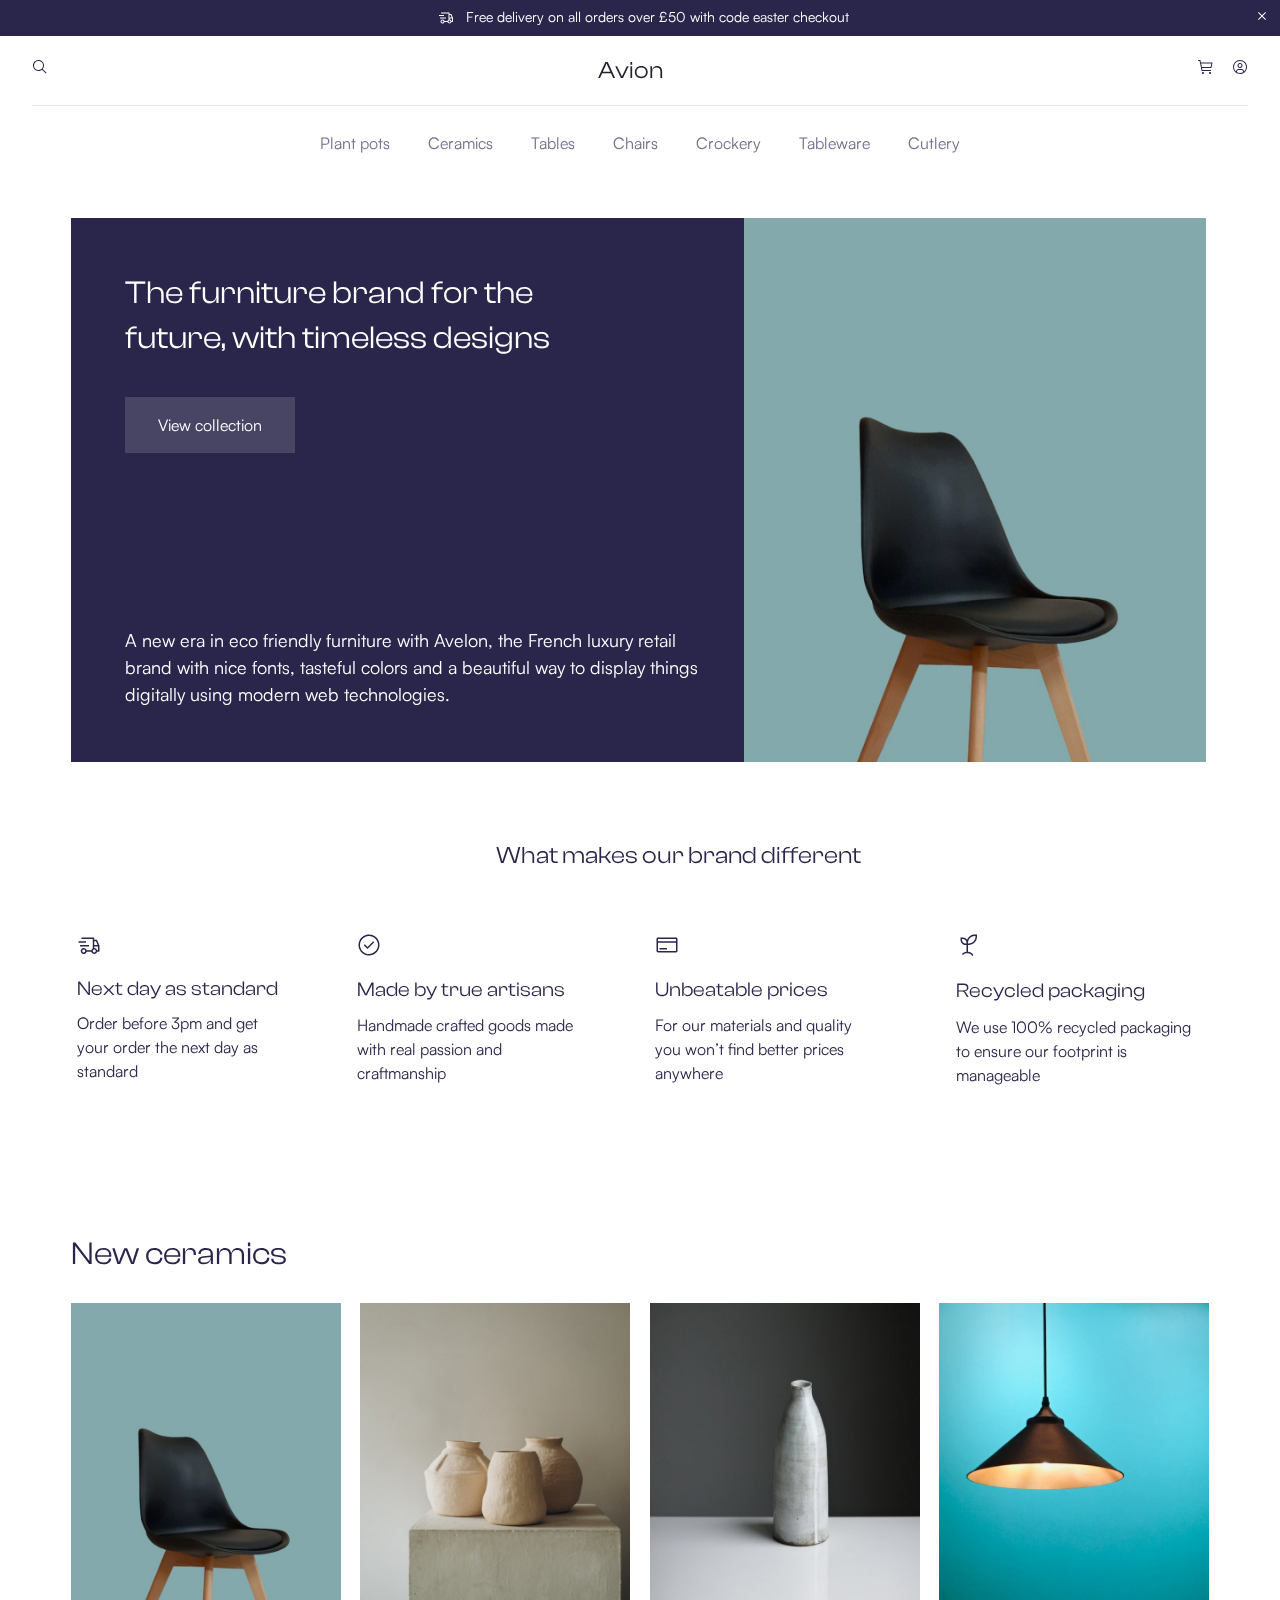
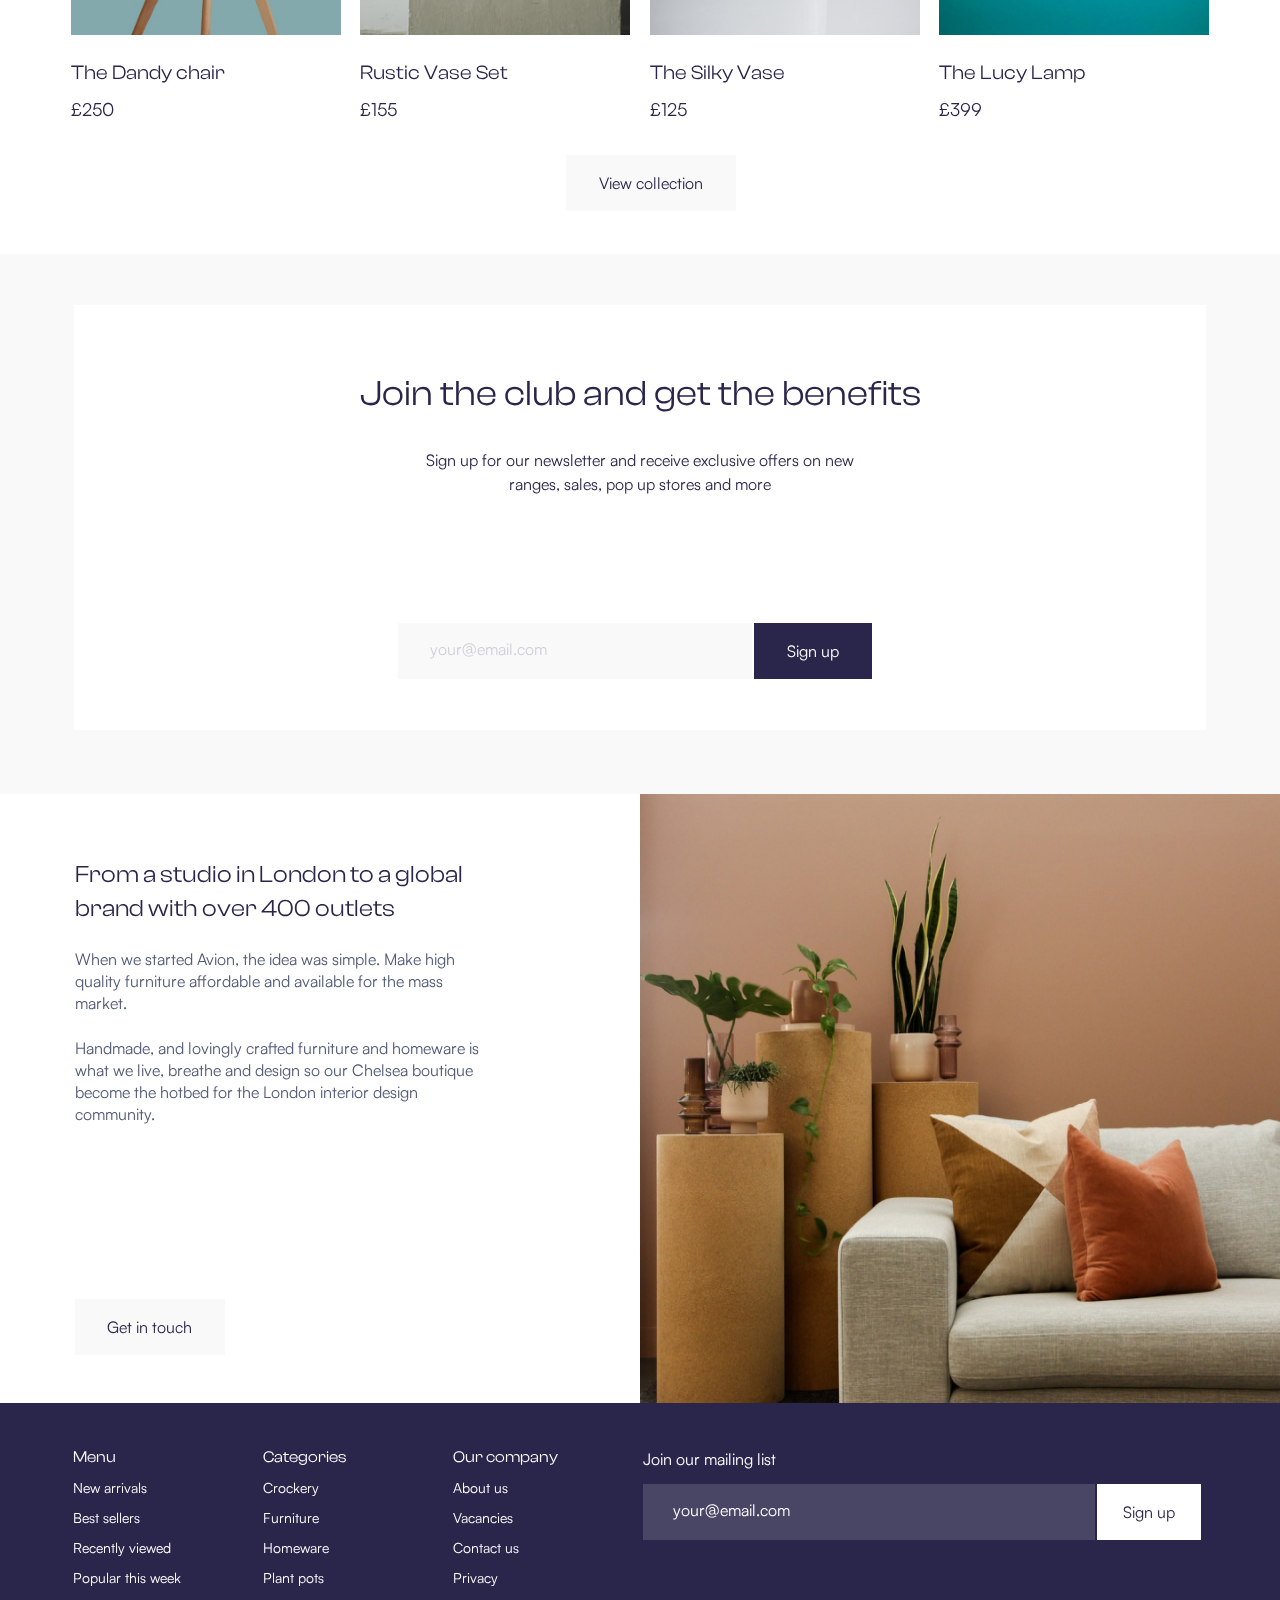
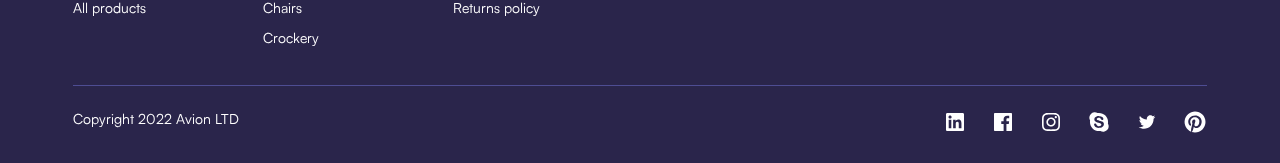
<file: index.html>
<!DOCTYPE html>
<html lang="en">

<head>
    <meta charset="UTF-8">
    <meta name="viewport" content="width=device-width, initial-scale=1.0">
    <title>Document</title>
    <link rel="stylesheet" href="style.css">
</head>

<body>
    <section class="banner">
        <div class="banner__wrapper">
            <div>
                <svg class="banner__icon" xmlns="http://www.w3.org/2000/svg" width="16" height="17" viewBox="0 0 16 17"
                    fill="none">
                    <rect width="16" height="16" transform="translate(0 0.5)" fill="white"
                        style="mix-blend-mode:multiply" />
                    <path d="M8 8.5H2V9.5H8V8.5Z" fill="white" />
                    <path d="M6 6H1V7H6V6Z" fill="white" />
                    <path
                        d="M14.9594 8.8032L13.4594 5.3032C13.421 5.21319 13.357 5.13646 13.2753 5.08256C13.1936 5.02865 13.0979 4.99994 13 5H11.5V4C11.5 3.86739 11.4473 3.74021 11.3536 3.64645C11.2598 3.55268 11.1326 3.5 11 3.5H3V4.5H10.5V10.7781C10.2722 10.9104 10.0728 11.0865 9.91339 11.2962C9.75395 11.5059 9.6376 11.7451 9.57105 12H6.42895C6.30725 11.5287 6.01784 11.1179 5.61495 10.8447C5.21206 10.5715 4.72336 10.4546 4.24045 10.5159C3.75754 10.5773 3.31358 10.8126 2.99179 11.1779C2.66999 11.5431 2.49246 12.0132 2.49246 12.5C2.49246 12.9868 2.66999 13.4569 2.99179 13.8221C3.31358 14.1874 3.75754 14.4227 4.24045 14.4841C4.72336 14.5454 5.21206 14.4285 5.61495 14.1553C6.01784 13.8821 6.30725 13.4713 6.42895 13H9.57105C9.68007 13.4289 9.92892 13.8092 10.2783 14.0808C10.6276 14.3525 11.0575 14.4999 11.5 14.4999C11.9425 14.4999 12.3724 14.3525 12.7217 14.0808C13.0711 13.8092 13.3199 13.4289 13.429 13H14.5C14.6326 13 14.7598 12.9473 14.8536 12.8536C14.9473 12.7598 15 12.6326 15 12.5V9C15 8.93233 14.9862 8.86537 14.9594 8.8032ZM4.5 13.5C4.30222 13.5 4.10888 13.4414 3.94443 13.3315C3.77998 13.2216 3.65181 13.0654 3.57612 12.8827C3.50043 12.7 3.48063 12.4989 3.51921 12.3049C3.5578 12.1109 3.65304 11.9327 3.79289 11.7929C3.93275 11.653 4.11093 11.5578 4.30491 11.5192C4.49889 11.4806 4.69996 11.5004 4.88268 11.5761C5.06541 11.6518 5.22159 11.78 5.33147 11.9444C5.44135 12.1089 5.5 12.3022 5.5 12.5C5.4997 12.7651 5.39424 13.0193 5.20677 13.2068C5.0193 13.3942 4.76512 13.4997 4.5 13.5ZM11.5 6H12.6704L13.742 8.5H11.5V6ZM11.5 13.5C11.3022 13.5 11.1089 13.4414 10.9444 13.3315C10.78 13.2216 10.6518 13.0654 10.5761 12.8827C10.5004 12.7 10.4806 12.4989 10.5192 12.3049C10.5578 12.1109 10.653 11.9327 10.7929 11.7929C10.9327 11.653 11.1109 11.5578 11.3049 11.5192C11.4989 11.4806 11.7 11.5004 11.8827 11.5761C12.0654 11.6518 12.2216 11.78 12.3315 11.9444C12.4414 12.1089 12.5 12.3022 12.5 12.5C12.4997 12.7651 12.3942 13.0193 12.2068 13.2068C12.0193 13.3942 11.7651 13.4997 11.5 13.5ZM14 12H13.429C13.3188 11.5717 13.0696 11.1921 12.7206 10.9207C12.3715 10.6492 11.9422 10.5013 11.5 10.5V9.5H14V12Z"
                        fill="white" />
                </svg>
                <span>Free delivery on all orders over £50 with code easter checkout</span>
            </div>
            <button class="banner__btn" type="button">
                <svg xmlns="http://www.w3.org/2000/svg" width="16" height="16" viewBox="0 0 16 16" fill="white">
                    <rect width="16" height="16" fill="white" style="mix-blend-mode:multiply" />
                    <path d="M12 4.7L11.3 4L8 7.3L4.7 4L4 4.7L7.3 8L4 11.3L4.7 12L8 8.7L11.3 12L12 11.3L8.7 8L12 4.7Z"
                        fill="white" />
                </svg>
            </button>
        </div>
        <script>
            document.querySelector(".banner__btn").addEventListener("click", function () {
                this.closest(".banner").style.display = "none";
            });
        </script>
    </section>
    <header>
        <section class="header">
            <div class="header__icons1">
                <a class="header__search" href="">
                    <img src="IMG/home-search.svg" alt="" srcset="">
                </a>
                <a class="header__mobile" href="">
                    <img src="IMG/home-burger-menu.svg" alt="">
                </a>
            </div>
            <p class="header__logo">Avion</p>
            <div class="header__icons2">
                <a class="header__cart" href="">
                    <img src="IMG/home-shopping-cart.svg" alt="">
                </a>
                <a class="header__user" href="">
                    <img src="IMG/home-user-avatar.svg" alt="">
                </a>
            </div>
        </section>
        <nav class="nav">
            <a class="nav__link" href="">Plant pots</a>
            <a class="nav__link" href="">Ceramics</a>
            <a class="nav__link" href="">Tables</a>
            <a class="nav__link" href="product.html">Chairs</a>
            <a class="nav__link" href="">Crockery</a>
            <a class="nav__link" href="">Tableware</a>
            <a class="nav__link" href="">Cutlery</a>
        </nav>
    </header>
    <main class="main">
        <section class="brand">
            <div class="brand__desc">
                <h2 class="brand__title">
                    The furniture brand for the future, with timeless designs
                </h2>
                <button class="brand__button" type="button">View collection</button>
                <p class="brand__text">
                    A new era in eco friendly furniture with Avelon, the French luxury retail brand
                    with nice fonts, tasteful colors and a beautiful way to display things digitally
                    using modern web technologies.
                </p>
            </div>
            <img class="brand__icon" src="IMG/home-right-image.jpg" alt="">
        </section>
        <section class="policy">
            <h3 class="policy__title">What makes our brand different</h3>
            <div class="policy__wrapper">
                <div>
                    <img src="IMG/home-Delivery.svg" alt="">
                    <p class="policy__name">Next day as standard</p>
                    <p class="policy__text">
                        Order before 3pm and get your order
                        the next day as standard
                    </p>
                </div>
                <div>
                    <img src="IMG/home-Checkmark-outline.svg" alt="">
                    <p class="policy__name">Made by true artisans</p>
                    <p class="policy__text">
                        Handmade crafted goods made with
                        real passion and craftmanship
                    </p>
                </div>
                <div>
                    <img src="IMG/home-Purchase.svg" alt="">
                    <p class="policy__name">Unbeatable prices</p>
                    <p class="policy__text">
                        For our materials and quality you won’t find better prices anywhere
                    </p>
                </div>
                <div>
                    <img src="IMG/home-Sprout.svg" alt="">
                    <p class="policy__name">Recycled packaging</p>
                    <p class="policy__text">
                        We use 100% recycled packaging to ensure our footprint is manageable
                    </p>
                </div>
            </div>
        </section>
        <section class="ceramics">
            <h2 class="ceramics__title">New ceramics</h2>
            <div class="ceramics__wrapper">
                <div class="ceramics__block ceramics__block_1">
                    <img class="ceramics__icon" src="IMG/home-ceramics-1.jpg" alt="">
                    <p class="ceramics__text">The Dandy chair</p>
                    <p class="ceramics__price">£250</p>
                </div>
                <div class="ceramics__block ceramics__block_2">
                    <img class="ceramics__icon" src="IMG/home-ceramics-2.jpg" alt="">
                    <p class="ceramics__text">Rustic Vase Set</p>
                    <p class="ceramics__price">£155</p>
                </div>
                <div class="ceramics__block ceramics__block_3">
                    <img class="ceramics__icon" src="IMG/home-ceramics-3.jpg" alt="">
                    <p class="ceramics__text">The Silky Vase</p>
                    <p class="ceramics__price">£125</p>
                </div>
                <div class="ceramics__block ceramics__block_4">
                    <img class="ceramics__icon" src="IMG/home-ceramics-4.jpg" alt="">
                    <p class="ceramics__text">The Lucy Lamp</p>
                    <p class="ceramics__price">£399</p>
                </div>
            </div>
            <button class="ceramics__button">
                View collection
            </button>
        </section>
        <section class="club">
            <div class="club__wrapper">
                <h2 class="club__title">Join the club and get the benefits</h2>
                <p class="club__text">
                    Sign up for our newsletter and receive exclusive offers on new ranges, sales, pop up stores and more
                </p>
                <div class="club__block">
                    <input class="club__input" type="email" placeholder="your@email.com" required>
                    <button class="club__button" type="submit">Sign up</button>
                </div>
            </div>
        </section>
        <section>
            <div class="studio">
                <div class="studio__wrapper">
                    <h2 class="studio__title">From a studio in London to a global brand with
                        over 400 outlets
                    </h2>
                    <p class="studio__text">
                        When we started Avion, the idea was simple. Make high quality furniture affordable and available
                        for the mass market.
                    </p>
                    <p class="studio__text">
                        Handmade, and lovingly crafted furniture and homeware is what we live, breathe and design so our
                        Chelsea boutique become the hotbed for the London interior design community.
                    </p>
                    <button class="studio__button">Get in touch</button>
                </div>
                <img class="studio__icon" src="IMG/home-studio.jpg" alt="">
                <img class="studio__icon-mobile" src="IMG/home-studio-mobile.jpg" alt="">
            </div>

        </section>
    </main>
    <footer>
        <div class="footer">
            <div class="footer__wrapper">
                <div class="footer__block">
                    <a class="footer__text footer__text_title" href="index.html">Menu</a>
                    <a class="footer__text" href="">New arrivals</a>
                    <a class="footer__text" href="">Best sellers</a>
                    <a class="footer__text" href="">Recently viewed</a>
                    <a class="footer__text" href="">Popular this week</a>
                    <a class="footer__text" href="all-products.html">All products</a>
                </div>
                <div class="footer__block">
                    <a class="footer__text footer__text_title" href="">Categories</a>
                    <a class="footer__text" href="">Crockery</a>
                    <a class="footer__text" href="">Furniture</a>
                    <a class="footer__text" href="">Homeware</a>
                    <a class="footer__text" href="">Plant pots</a>
                    <a class="footer__text" href="product.html">Chairs</a>
                    <a class="footer__text" href="">Crockery</a>
                </div>
                <div class="footer__block">
                    <a class="footer__text footer__text_title" href="">Our company</a>
                    <a class="footer__text" href="">About us</a>
                    <a class="footer__text" href="">Vacancies</a>
                    <a class="footer__text" href="">Contact us</a>
                    <a class="footer__text" href="">Privacy</a>
                    <a class="footer__text" href="">Returns policy</a>
                </div>
                <form class="footer__mailing">
                    <label class="footer__text footer__text_label" for="mailing">Join our mailing list</label>
                    <input class="footer__input" type="email" name="mailing" placeholder="your@email.com" required>
                    <button class="footer__button" type="submit">Sign up</button>
                </form>
            </div>
            <div class="footer__bottom">
                <p class="footer__text footer__text_bottom">Copyright 2022 Avion LTD</p>
                <div class="footer__icons">
                    <a href="">
                        <svg xmlns="http://www.w3.org/2000/svg" width="24" height="24" viewBox="0 0 24 24" fill="none">
                            <rect width="24" height="24" fill="white" style="mix-blend-mode:multiply" />
                            <path
                                d="M19.65 3H4.35C3.6 3 3 3.6 3 4.275V19.65C3 20.325 3.6 20.925 4.35 20.925H19.65C20.4 20.925 21 20.325 21 19.65V4.275C21 3.6 20.4 3 19.65 3ZM8.325 18.3H5.7V9.75H8.325V18.3ZM7.05 8.55C6.225 8.55 5.475 7.875 5.475 6.975C5.475 6.075 6.15 5.4 7.05 5.4C7.875 5.4 8.625 6.075 8.625 6.975C8.625 7.875 7.875 8.55 7.05 8.55ZM18.375 18.225H15.75V14.025C15.75 13.05 15.75 11.7 14.325 11.7C12.9 11.7 12.75 12.825 12.75 13.875V18.15H10.125V9.75H12.6V10.875H12.675C13.05 10.2 13.95 9.45 15.225 9.45C17.925 9.45 18.45 11.25 18.45 13.575V18.225H18.375Z"
                                fill="white" />
                        </svg>
                    </a>
                    <a href="">
                        <svg xmlns="http://www.w3.org/2000/svg" width="24" height="24" viewBox="0 0 24 24" fill="none">
                            <rect width="24" height="24" fill="white" style="mix-blend-mode:multiply" />
                            <path
                                d="M20.0025 3H3.9975C3.73355 3.00196 3.48097 3.10769 3.29433 3.29433C3.10769 3.48097 3.00196 3.73355 3 3.9975V20.0025C3.00196 20.2664 3.10769 20.519 3.29433 20.7057C3.48097 20.8923 3.73355 20.998 3.9975 21H12.615V14.04H10.275V11.3175H12.615V9.315C12.615 6.99 14.0325 5.7225 16.1175 5.7225C16.815 5.7225 17.5125 5.7225 18.21 5.8275V8.25H16.7775C15.645 8.25 15.4275 8.79 15.4275 9.5775V11.31H18.1275L17.775 14.0325H15.4275V21H20.0025C20.2664 20.998 20.519 20.8923 20.7057 20.7057C20.8923 20.519 20.998 20.2664 21 20.0025V3.9975C20.998 3.73355 20.8923 3.48097 20.7057 3.29433C20.519 3.10769 20.2664 3.00196 20.0025 3Z"
                                fill="white" />
                        </svg>
                    </a>
                    <a href="">
                        <svg xmlns="http://www.w3.org/2000/svg" width="24" height="24" viewBox="0 0 24 24" fill="none">
                            <rect width="24" height="24" fill="white" style="mix-blend-mode:multiply" />
                            <path
                                d="M16.8042 8.2758C17.4007 8.2758 17.8842 7.79227 17.8842 7.1958C17.8842 6.59933 17.4007 6.1158 16.8042 6.1158C16.2077 6.1158 15.7242 6.59933 15.7242 7.1958C15.7242 7.79227 16.2077 8.2758 16.8042 8.2758Z"
                                fill="white" />
                            <path
                                d="M12 7.37835C11.0859 7.37835 10.1924 7.64941 9.43235 8.15724C8.67232 8.66507 8.07995 9.38688 7.73015 10.2314C7.38035 11.0759 7.28883 12.0051 7.46715 12.9016C7.64548 13.7982 8.08565 14.6217 8.732 15.268C9.37835 15.9144 10.2018 16.3545 11.0984 16.5328C11.9949 16.7112 12.9241 16.6196 13.7686 16.2698C14.6131 15.92 15.3349 15.3277 15.8428 14.5677C16.3506 13.8076 16.6217 12.9141 16.6217 12C16.6217 10.7743 16.1347 9.59873 15.268 8.732C14.4013 7.86527 13.2257 7.37835 12 7.37835ZM12 15C11.4067 15 10.8266 14.8241 10.3333 14.4944C9.83994 14.1648 9.45542 13.6962 9.22836 13.1481C9.0013 12.5999 8.94189 11.9967 9.05764 11.4147C9.1734 10.8328 9.45912 10.2982 9.87868 9.87868C10.2982 9.45912 10.8328 9.1734 11.4147 9.05764C11.9967 8.94189 12.5999 9.0013 13.1481 9.22836C13.6962 9.45542 14.1648 9.83994 14.4944 10.3333C14.8241 10.8266 15 11.4067 15 12C15 12.7956 14.6839 13.5587 14.1213 14.1213C13.5587 14.6839 12.7956 15 12 15Z"
                                fill="white" />
                            <path
                                d="M12 4.62165C14.4031 4.62165 14.6878 4.6308 15.6368 4.67415C16.2075 4.68094 16.7728 4.78577 17.308 4.98405C17.6961 5.13381 18.0486 5.36316 18.3428 5.65732C18.6369 5.95149 18.8663 6.30398 19.016 6.6921C19.2143 7.22731 19.3191 7.79261 19.3259 8.36333C19.3692 9.3123 19.3784 9.597 19.3784 12.0001C19.3784 14.4031 19.3693 14.6878 19.3259 15.6368C19.3191 16.2075 19.2143 16.7728 19.016 17.3081C18.8663 17.6962 18.6369 18.0487 18.3428 18.3428C18.0486 18.637 17.6961 18.8663 17.308 19.0161C16.7728 19.2144 16.2075 19.3192 15.6368 19.326C14.6879 19.3693 14.4033 19.3785 12 19.3785C9.5967 19.3785 9.31215 19.3694 8.36325 19.326C7.79253 19.3192 7.22723 19.2144 6.69202 19.0161C6.3039 18.8663 5.95142 18.637 5.65725 18.3428C5.36308 18.0487 5.13374 17.6962 4.98397 17.3081C4.78569 16.7728 4.68087 16.2075 4.67408 15.6368C4.6308 14.6878 4.62157 14.4031 4.62157 12.0001C4.62157 9.597 4.63072 9.3123 4.67408 8.36333C4.68087 7.79261 4.78569 7.22731 4.98397 6.6921C5.13373 6.30396 5.36307 5.95146 5.65724 5.65728C5.95141 5.3631 6.30389 5.13375 6.69202 4.98397C7.22723 4.78569 7.79253 4.68087 8.36325 4.67408C9.31222 4.6308 9.59693 4.62165 12 4.62165ZM12 3C9.55575 3 9.24922 3.01035 8.2893 3.05415C7.54279 3.06914 6.80422 3.21059 6.105 3.4725C5.50705 3.70374 4.96401 4.05735 4.51068 4.51068C4.05735 4.96401 3.70374 5.50705 3.4725 6.105C3.21055 6.80434 3.06909 7.54304 3.05415 8.28968C3.01035 9.24923 3 9.55575 3 12C3 14.4443 3.01035 14.7508 3.05415 15.7107C3.0691 16.4573 3.21056 17.196 3.4725 17.8954C3.70374 18.4933 4.05735 19.0364 4.51068 19.4897C4.96401 19.943 5.50705 20.2966 6.105 20.5279C6.80434 20.7898 7.54304 20.9313 8.28968 20.9462C9.24923 20.9897 9.55575 21 12 21C14.4443 21 14.7508 20.9896 15.7107 20.9459C16.4573 20.9309 17.196 20.7894 17.8954 20.5275C18.4933 20.2963 19.0364 19.9426 19.4897 19.4893C19.943 19.036 20.2966 18.493 20.5279 17.895C20.7898 17.1957 20.9313 16.457 20.9462 15.7103C20.9897 14.7508 21 14.4443 21 12C21 9.55575 20.9896 9.24922 20.9459 8.2893C20.9309 7.54279 20.7894 6.80422 20.5275 6.105C20.2962 5.50712 19.9426 4.96415 19.4893 4.51089C19.0359 4.05763 18.4929 3.70407 17.895 3.47287C17.1957 3.21093 16.457 3.06948 15.7103 3.05453C14.7508 3.01035 14.4443 3 12 3Z"
                                fill="white" />
                        </svg>
                    </a>
                    <a href="">
                        <svg xmlns="http://www.w3.org/2000/svg" width="24" height="24" viewBox="0 0 24 24" fill="none">
                            <rect width="24" height="24" fill="white" style="mix-blend-mode:multiply" />
                            <path
                                d="M20.9321 13.4102C21.0078 12.944 21.0454 12.4724 21.0446 12.0002C21.0446 9.60129 20.0917 7.30066 18.3954 5.60439C16.6992 3.90813 14.3985 2.95517 11.9996 2.95517C11.5274 2.95444 11.0558 2.99207 10.5896 3.06768C9.5442 2.44143 8.3195 2.18241 7.11002 2.33174C5.90054 2.48107 4.77563 3.0302 3.9139 3.89193C3.05218 4.75365 2.50305 5.87857 2.35371 7.08805C2.20438 8.29753 2.4634 9.52223 3.08965 10.5677C3.00527 11.0406 2.96012 11.5198 2.95465 12.0002C2.95465 14.3991 3.9076 16.6997 5.60387 18.396C7.30013 20.0922 9.60076 21.0452 11.9996 21.0452C12.4719 21.0459 12.9435 21.0083 13.4096 20.9327C14.4551 21.5589 15.6798 21.8179 16.8893 21.6686C18.0987 21.5193 19.2237 20.9701 20.0854 20.1084C20.9471 19.2467 21.4962 18.1218 21.6456 16.9123C21.7949 15.7028 21.5359 14.4781 20.9096 13.4327L20.9321 13.4102ZM16.2971 16.1102C15.8738 16.6955 15.2904 17.146 14.6171 17.4077C13.7864 17.7337 12.8993 17.8917 12.0071 17.8727C10.9687 17.9161 9.93554 17.7023 8.99965 17.2502C8.45401 16.9569 7.9861 16.5378 7.63465 16.0277C7.31271 15.5919 7.12974 15.0691 7.10965 14.5277C7.10886 14.3872 7.13709 14.2481 7.19259 14.119C7.24808 13.9899 7.32964 13.8737 7.43215 13.7777C7.65931 13.5843 7.95174 13.4851 8.24965 13.5002C8.49861 13.4955 8.74092 13.5807 8.93215 13.7402C9.14146 13.936 9.3031 14.1772 9.40465 14.4452C9.53477 14.7584 9.70088 15.0554 9.89965 15.3302C10.0977 15.5839 10.3554 15.7848 10.6496 15.9152C11.0494 16.0867 11.4826 16.1661 11.9171 16.1477C12.5361 16.1777 13.1492 16.0152 13.6721 15.6827C13.8728 15.5651 14.0397 15.3977 14.1567 15.1966C14.2736 14.9956 14.3367 14.7677 14.3396 14.5352C14.3461 14.3723 14.3181 14.2099 14.2573 14.0587C14.1966 13.9075 14.1045 13.7708 13.9871 13.6577C13.7201 13.4116 13.399 13.2318 13.0496 13.1327C12.6596 13.0052 12.1421 12.8777 11.4896 12.7352C10.7403 12.5607 10.0094 12.3146 9.30715 12.0002C8.75457 11.7737 8.26732 11.4128 7.88965 10.9502C7.53144 10.4734 7.34628 9.88877 7.36465 9.29268C7.35859 8.68668 7.55379 8.0958 7.91965 7.61267C8.33754 7.09349 8.89405 6.7034 9.52465 6.48767C10.322 6.22284 11.1599 6.10096 11.9996 6.12768C12.6567 6.11605 13.3117 6.20457 13.9421 6.39018C14.4369 6.53708 14.9016 6.77071 15.3146 7.08017C15.6397 7.3243 15.9104 7.63334 16.1096 7.98767C16.2718 8.2739 16.3595 8.59626 16.3646 8.92518C16.3637 9.06539 16.3347 9.20399 16.2793 9.3328C16.2239 9.46161 16.1433 9.57803 16.0421 9.67518C15.9401 9.78577 15.8159 9.87364 15.6776 9.93308C15.5394 9.99252 15.3901 10.0222 15.2396 10.0202C14.9984 10.0389 14.7592 9.9637 14.5721 9.81018C14.3753 9.62055 14.2107 9.40017 14.0846 9.15768C13.8989 8.77542 13.6298 8.43969 13.2971 8.17517C12.8606 7.90304 12.3468 7.78183 11.8346 7.83017C11.309 7.80801 10.7881 7.93824 10.3346 8.20517C10.1699 8.29312 10.0309 8.42227 9.93096 8.58C9.83106 8.73774 9.77376 8.91869 9.76465 9.10518C9.75871 9.30894 9.82514 9.50822 9.95215 9.66768C10.1017 9.84099 10.2856 9.98144 10.4921 10.0802C10.7121 10.194 10.9434 10.2845 11.1821 10.3502C11.4221 10.4177 11.8121 10.5152 12.3596 10.6427C13.0496 10.7927 13.6646 10.9577 14.2271 11.1377C14.7303 11.291 15.2098 11.5131 15.6521 11.7977C16.038 12.0417 16.3554 12.3798 16.5746 12.7802C16.7975 13.2369 16.9008 13.7427 16.8746 14.2502C16.8814 14.9153 16.6794 15.5658 16.2971 16.1102Z"
                                fill="white" />
                        </svg>
                    </a>
                    <a href="">
                        <svg xmlns="http://www.w3.org/2000/svg" width="24" height="24" viewBox="0 0 24 24" fill="none">
                            <rect width="24" height="24" fill="white" style="mix-blend-mode:multiply" />
                            <path
                                d="M8.94 18.705C10.2069 18.713 11.4627 18.4693 12.6346 17.9882C13.8066 17.507 14.8714 16.798 15.7672 15.9022C16.663 15.0064 17.3721 13.9416 17.8532 12.7696C18.3343 11.5977 18.578 10.3418 18.57 9.07499C18.57 8.92499 18.57 8.78249 18.57 8.63249C19.2267 8.15136 19.7951 7.56012 20.25 6.88499C19.6316 7.15544 18.9773 7.3348 18.3075 7.41749C19.0177 6.99432 19.5506 6.32824 19.8075 5.54249C19.1456 5.93957 18.4199 6.21871 17.6625 6.36749C17.1524 5.82401 16.4775 5.46378 15.7421 5.34253C15.0067 5.22128 14.2518 5.34576 13.5943 5.69673C12.9368 6.04769 12.4132 6.60557 12.1047 7.28405C11.7962 7.96252 11.7198 8.72376 11.8875 9.44999C10.542 9.38395 9.22553 9.03525 8.02377 8.42662C6.822 7.81798 5.7619 6.96305 4.9125 5.91749C4.48419 6.66087 4.35437 7.53923 4.54932 8.37473C4.74427 9.21023 5.24942 9.94043 5.9625 10.4175C5.43646 10.3972 4.92259 10.2533 4.4625 9.99749V10.035C4.45783 10.8119 4.71954 11.5669 5.20403 12.1742C5.68851 12.7815 6.3665 13.2044 7.125 13.3725C6.63573 13.5041 6.12322 13.5246 5.625 13.4325C5.84459 14.095 6.26376 14.6734 6.82503 15.0883C7.38631 15.5032 8.06219 15.7344 8.76 15.75C7.56691 16.7104 6.08407 17.239 4.5525 17.25C4.28396 17.2422 4.01606 17.2197 3.75 17.1825C5.30022 18.1702 7.1019 18.6909 8.94 18.6825"
                                fill="white" />
                        </svg>
                    </a>
                    <a href="">
                        <svg xmlns="http://www.w3.org/2000/svg" width="24" height="24" viewBox="0 0 24 24" fill="none">
                            <rect width="24" height="24" fill="white" style="mix-blend-mode:multiply" />
                            <path
                                d="M11.9998 1.5C9.56549 1.51658 7.21257 2.37849 5.34356 3.93828C3.47455 5.49807 2.20559 7.65882 1.75375 10.0509C1.30192 12.443 1.69529 14.9177 2.86657 17.0518C4.03785 19.1858 5.91426 20.8466 8.1748 21.75C8.02287 20.7558 8.02287 19.7442 8.1748 18.75L9.4123 13.5C9.21646 13.0245 9.11949 12.5142 9.1273 12C9.1273 10.545 9.9748 9.45 11.0248 9.45C11.215 9.44714 11.4036 9.48543 11.5776 9.56224C11.7517 9.63906 11.9071 9.75258 12.0331 9.89504C12.1592 10.0375 12.253 10.2055 12.3081 10.3876C12.3632 10.5697 12.3783 10.7615 12.3523 10.95C12.3523 11.85 11.7823 13.2 11.4823 14.445C11.4177 14.6772 11.4101 14.9215 11.4599 15.1573C11.5098 15.3931 11.6157 15.6133 11.7688 15.7995C11.9218 15.9857 12.1175 16.1322 12.3391 16.2267C12.5608 16.3212 12.802 16.361 13.0423 16.3425C14.9023 16.3425 16.3423 14.37 16.3423 11.535C16.361 10.9589 16.2594 10.3853 16.044 9.85061C15.8287 9.31598 15.5042 8.8321 15.0914 8.42986C14.6786 8.02762 14.1864 7.71584 13.6464 7.51442C13.1063 7.31299 12.5302 7.22634 11.9548 7.26C11.3405 7.23361 10.7272 7.33216 10.152 7.54966C9.5769 7.76717 9.05188 8.09912 8.60875 8.52542C8.16563 8.95172 7.81361 9.46351 7.57401 10.0298C7.33441 10.5961 7.21221 11.2051 7.2148 11.82C7.20646 12.6766 7.46895 13.5139 7.9648 14.2125C8.00086 14.2526 8.02654 14.3009 8.03962 14.3532C8.05269 14.4055 8.05275 14.4602 8.0398 14.5125C7.9573 14.8425 7.7773 15.5625 7.7473 15.705C7.7173 15.8475 7.5898 15.9375 7.3948 15.8475C6.0823 15.2325 5.2648 13.32 5.2648 11.775C5.2648 8.4675 7.6723 5.4225 12.2023 5.4225C15.8398 5.4225 18.6748 8.0175 18.6748 11.49C18.6748 15.105 16.4248 18.015 13.2223 18.015C12.7528 18.0313 12.2867 17.9301 11.8662 17.7206C11.4458 17.511 11.0844 17.1997 10.8148 16.815L10.1623 19.3125C9.84951 20.2831 9.41077 21.2085 8.8573 22.065C9.87714 22.3664 10.9364 22.513 11.9998 22.5C14.7846 22.5 17.4553 21.3938 19.4244 19.4246C21.3936 17.4555 22.4998 14.7848 22.4998 12C22.4998 9.21523 21.3936 6.54451 19.4244 4.57538C17.4553 2.60625 14.7846 1.5 11.9998 1.5Z"
                                fill="white" />
                        </svg>
                    </a>
                </div>
            </div>
        </div>
    </footer>
</body>

</html>
</file>
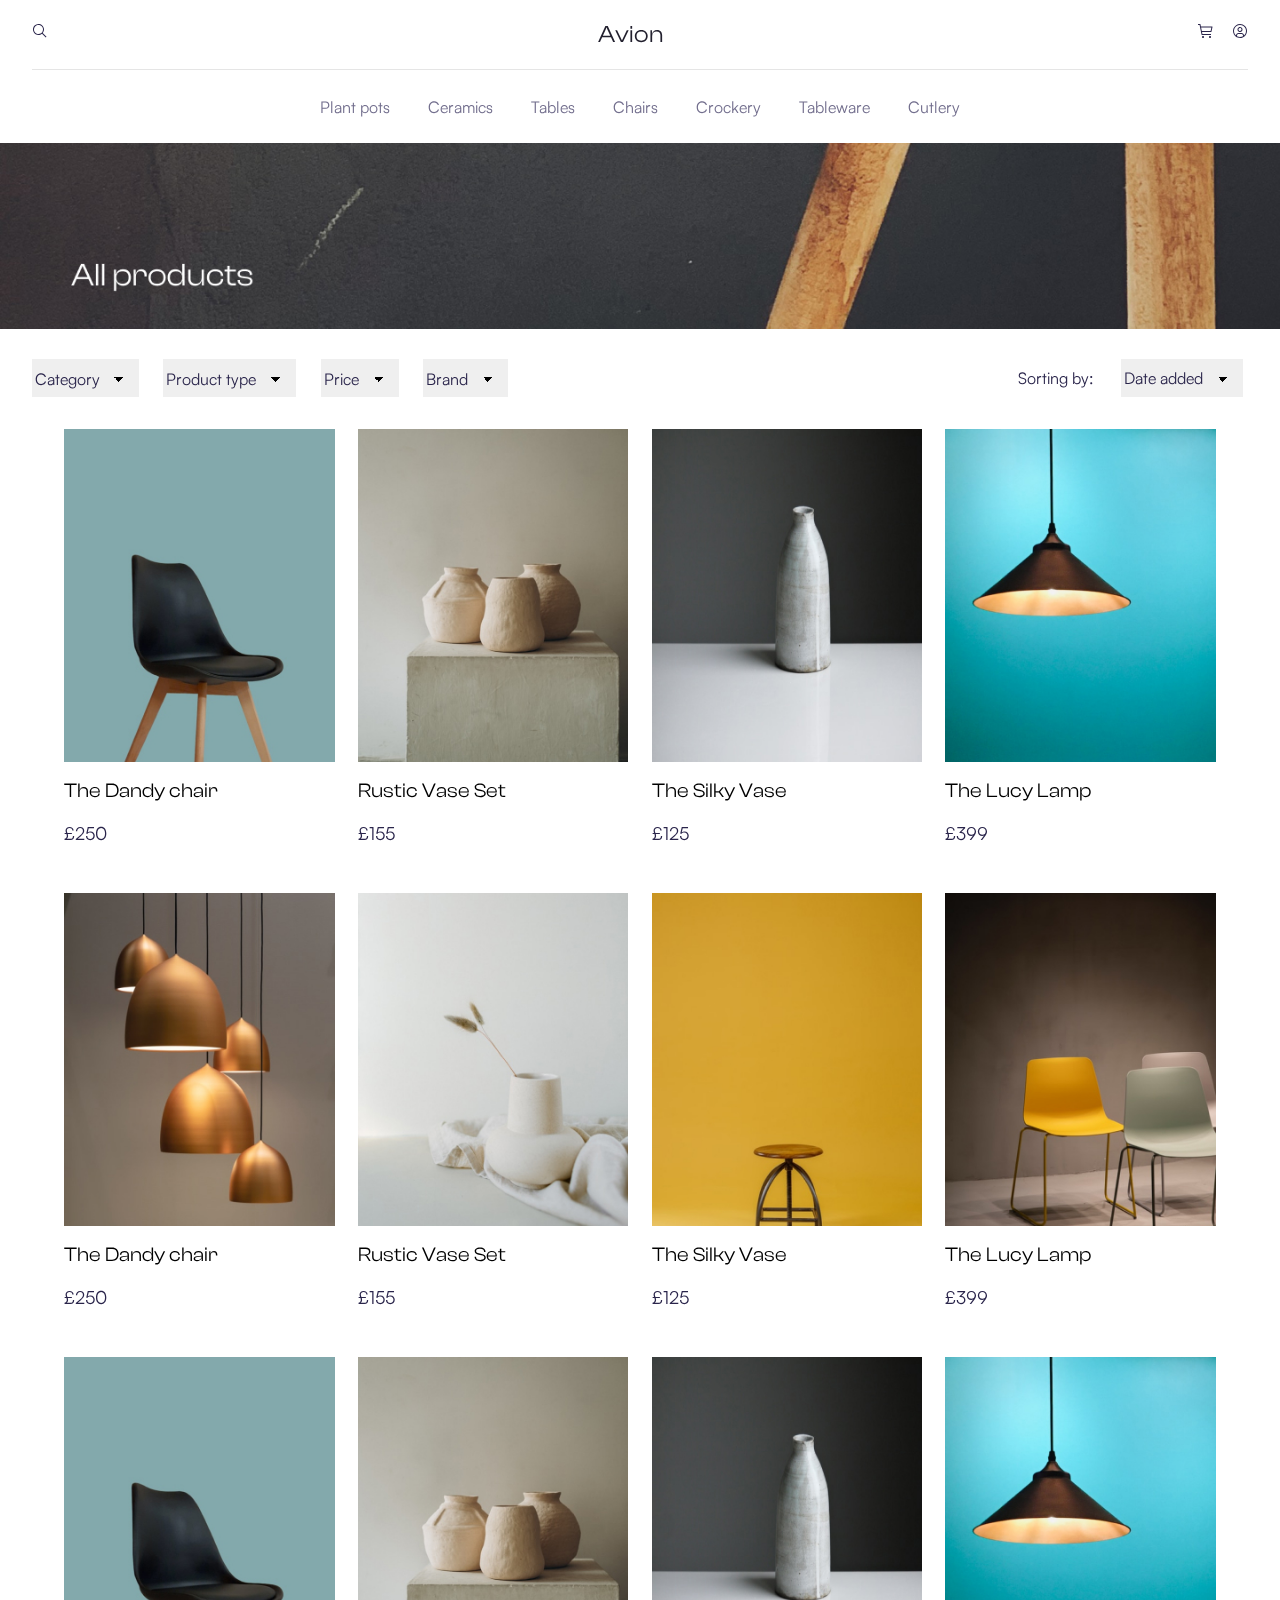
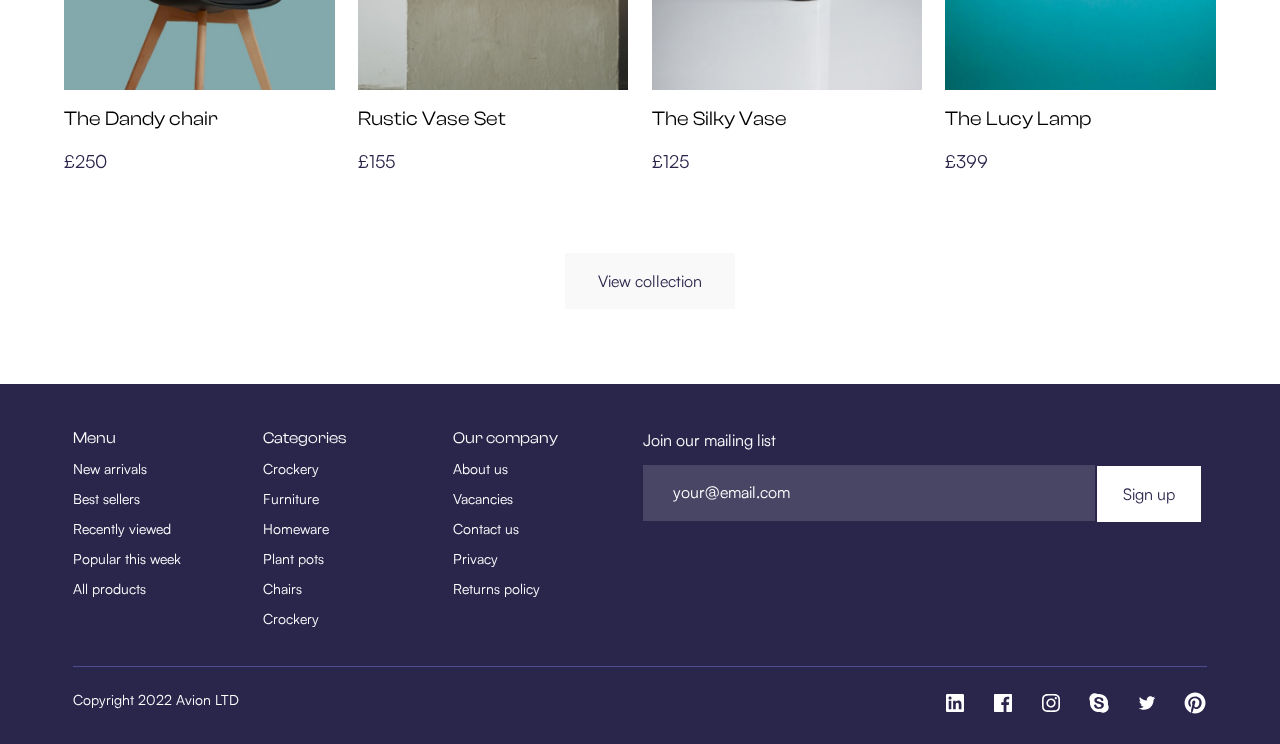
<file: all-products.html>
<!DOCTYPE html>
<html lang="en">

<head>
    <meta charset="UTF-8">
    <meta name="viewport" content="width=device-width, initial-scale=1.0">
    <title>Document</title>
    <link rel="stylesheet" href="all-products.css">
</head>

<body>
    <header>
        <section class="header">
            <div class="header__icons1">
                <a class="header__search" href="">
                    <img src="IMG/home-search.svg" alt="" srcset="">
                </a>
                <a class="header__mobile" href="">
                    <img src="IMG/home-burger-menu.svg" alt="">
                </a>
            </div>
            <a class="header__logo" href="index.html">Avion</a>
            <div class="header__icons2">
                <a class="header__cart" href="">
                    <img src="IMG/home-shopping-cart.svg" alt="">
                </a>
                <a class="header__user" href="">
                    <img src="IMG/home-user-avatar.svg" alt="">
                </a>
            </div>
        </section>
        <nav class="nav">
            <a class="nav__link" href="">Plant pots</a>
            <a class="nav__link" href="">Ceramics</a>
            <a class="nav__link" href="">Tables</a>
            <a class="nav__link" href="product.html">Chairs</a>
            <a class="nav__link" href="">Crockery</a>
            <a class="nav__link" href="">Tableware</a>
            <a class="nav__link" href="">Cutlery</a>
        </nav>
    </header>
    <main>
        <section class="background">
            <img class="background__icon" src="IMG/all-products-background.jpg" alt="all_products">
            <img class="background__mobile" src="IMG/all-products-background-mobile.png" alt="all_products">
        </section>
        <section class="filters">
            <div class="filters__left">
                <select class="filters__select filters__select_first" name="" id="">
                    <option  value="category">Category</option>
                    <option  value="crockery">Crockery</option>
                    <option value="furniture">Furniture</option>
                    <option value="homeware">Homeware</option>
                    <option value="pots">Plant pots</option>
                </select>
                <select class="filters__select" name="" id="">
                    <option value="product">Product type</option>
                    <option value="crockery">Crockery</option>
                    <option value="furniture">Furniture</option>
                    <option class="filters__option" value="homeware">Homeware</option>
                    <option value="pots">Plant pots</option>
                </select>
                <select class="filters__select" name="" id="">
                    <option value="price">Price</option>
                </select>
                <select class="filters__select" name="" id="">
                    <option value="">Brand</option>
                </select>
            </div>
            <div class="filters__right">
                <label class="filters__label" for="date">Sorting by:</label>
                <select class="filters__select filters__select_date "  name="date" id="date">
                    <option value="date">Date added</option>
                </select>
            </div>
        </section>
        <section class="catalog">
            <div class="catalog__block">
                <img class="catalog__icon" src="IMG/home-ceramics-1.jpg" alt="chair">
                <p class="catalog__text">The Dandy chair</p>
                <p class="catalog__price">£250</p>
            </div>
            <div class="catalog__block">
                <img class="catalog__icon" src="IMG/home-ceramics-2.jpg" alt="">
                <p class="catalog__text">Rustic Vase Set</p>
                <p class="catalog__price">£155</p>
            </div>
            <div class="catalog__block">
                <img class="catalog__icon" src="IMG/home-ceramics-3.jpg" alt="">
                <p class="catalog__text">The Silky Vase</p>
                <p class="catalog__price">£125</p>
            </div>
            <div class="catalog__block">
                <img class="catalog__icon" src="IMG/home-ceramics-4.jpg" alt="">
                <p class="catalog__text">The Lucy Lamp</p>
                <p class="catalog__price">£399</p>
            </div>
            <div class="catalog__block">
                <img class="catalog__icon" src="IMG/all-products-1.jpg" alt="">
                <p class="catalog__text">The Dandy chair</p>
                <p class="catalog__price">£250</p>
            </div>
            <div class="catalog__block">
                <img class="catalog__icon" src="IMG/all-products-2.jpg" alt="">
                <p class="catalog__text">Rustic Vase Set</p>
                <p class="catalog__price">£155</p>
            </div>
            <div class="catalog__block">
                <img class="catalog__icon" src="IMG/all-products-3.jpg" alt="">
                <p class="catalog__text">The Silky Vase</p>
                <p class="catalog__price">£125</p>
            </div>
            <div class="catalog__block">
                <img class="catalog__icon" src="IMG/all-products-4.jpg" alt="">
                <p class="catalog__text">The Lucy Lamp</p>
                <p class="catalog__price">£399</p>
            </div>
            <div class="catalog__block">
                <img class="catalog__icon" src="IMG/home-ceramics-1.jpg" alt="chair">
                <p class="catalog__text">The Dandy chair</p>
                <p class="catalog__price">£250</p>
            </div>
            <div class="catalog__block">
                <img class="catalog__icon" src="IMG/home-ceramics-2.jpg" alt="">
                <p class="catalog__text">Rustic Vase Set</p>
                <p class="catalog__price">£155</p>
            </div>
            <div class="catalog__block">
                <img class="catalog__icon" src="IMG/home-ceramics-3.jpg" alt="">
                <p class="catalog__text">The Silky Vase</p>
                <p class="catalog__price">£125</p>
            </div>
            <div class="catalog__block">
                <img class="catalog__icon" src="IMG/home-ceramics-4.jpg" alt="">
                <p class="catalog__text">The Lucy Lamp</p>
                <p class="catalog__price">£399</p>
            </div>
            <button class="catalog__button">View collection</button>
        </section>
    </main>

    <footer>
        <div class="footer">
            <div class="footer__wrapper">
                <div class="footer__block">
                    <a class="footer__text footer__text_title" href="index.html">Menu</a>
                    <a class="footer__text" href="all-products.html">New arrivals</a>
                    <a class="footer__text" href="">Best sellers</a>
                    <a class="footer__text" href="">Recently viewed</a>
                    <a class="footer__text" href="">Popular this week</a>
                    <a class="footer__text" href="all-products.html">All products</a>
                </div>
                <div class="footer__block">
                    <a class="footer__text footer__text_title" href="">Categories</a>
                    <a class="footer__text" href="">Crockery</a>
                    <a class="footer__text" href="">Furniture</a>
                    <a class="footer__text" href="">Homeware</a>
                    <a class="footer__text" href="">Plant pots</a>
                    <a class="footer__text" href="product.html">Chairs</a>
                    <a class="footer__text" href="">Crockery</a>
                </div>
                <div class="footer__block">
                    <a class="footer__text footer__text_title" href="index.html">Our company</a>
                    <a class="footer__text" href="index.html">About us</a>
                    <a class="footer__text" href="">Vacancies</a>
                    <a class="footer__text" href="">Contact us</a>
                    <a class="footer__text" href="">Privacy</a>
                    <a class="footer__text" href="">Returns policy</a>
                </div>
                <form class="footer__mailing">
                    <label class="footer__text footer__text_label" for="mailing">Join our mailing list</label>
                    <input class="footer__input" type="email" name="mailing" placeholder="your@email.com" required>
                    <button class="footer__button" type="submit">Sign up</button>
                </form>
            </div>
            <div class="footer__bottom">
                <p class="footer__text footer__text_bottom">Copyright 2022 Avion LTD</p>
                <div class="footer__icons">
                    <a href="">
                        <svg xmlns="http://www.w3.org/2000/svg" width="24" height="24" viewBox="0 0 24 24" fill="none">
                            <rect width="24" height="24" fill="white" style="mix-blend-mode:multiply" />
                            <path
                                d="M19.65 3H4.35C3.6 3 3 3.6 3 4.275V19.65C3 20.325 3.6 20.925 4.35 20.925H19.65C20.4 20.925 21 20.325 21 19.65V4.275C21 3.6 20.4 3 19.65 3ZM8.325 18.3H5.7V9.75H8.325V18.3ZM7.05 8.55C6.225 8.55 5.475 7.875 5.475 6.975C5.475 6.075 6.15 5.4 7.05 5.4C7.875 5.4 8.625 6.075 8.625 6.975C8.625 7.875 7.875 8.55 7.05 8.55ZM18.375 18.225H15.75V14.025C15.75 13.05 15.75 11.7 14.325 11.7C12.9 11.7 12.75 12.825 12.75 13.875V18.15H10.125V9.75H12.6V10.875H12.675C13.05 10.2 13.95 9.45 15.225 9.45C17.925 9.45 18.45 11.25 18.45 13.575V18.225H18.375Z"
                                fill="white" />
                        </svg>
                    </a>
                    <a href="">
                        <svg xmlns="http://www.w3.org/2000/svg" width="24" height="24" viewBox="0 0 24 24" fill="none">
                            <rect width="24" height="24" fill="white" style="mix-blend-mode:multiply" />
                            <path
                                d="M20.0025 3H3.9975C3.73355 3.00196 3.48097 3.10769 3.29433 3.29433C3.10769 3.48097 3.00196 3.73355 3 3.9975V20.0025C3.00196 20.2664 3.10769 20.519 3.29433 20.7057C3.48097 20.8923 3.73355 20.998 3.9975 21H12.615V14.04H10.275V11.3175H12.615V9.315C12.615 6.99 14.0325 5.7225 16.1175 5.7225C16.815 5.7225 17.5125 5.7225 18.21 5.8275V8.25H16.7775C15.645 8.25 15.4275 8.79 15.4275 9.5775V11.31H18.1275L17.775 14.0325H15.4275V21H20.0025C20.2664 20.998 20.519 20.8923 20.7057 20.7057C20.8923 20.519 20.998 20.2664 21 20.0025V3.9975C20.998 3.73355 20.8923 3.48097 20.7057 3.29433C20.519 3.10769 20.2664 3.00196 20.0025 3Z"
                                fill="white" />
                        </svg>
                    </a>
                    <a href="">
                        <svg xmlns="http://www.w3.org/2000/svg" width="24" height="24" viewBox="0 0 24 24" fill="none">
                            <rect width="24" height="24" fill="white" style="mix-blend-mode:multiply" />
                            <path
                                d="M16.8042 8.2758C17.4007 8.2758 17.8842 7.79227 17.8842 7.1958C17.8842 6.59933 17.4007 6.1158 16.8042 6.1158C16.2077 6.1158 15.7242 6.59933 15.7242 7.1958C15.7242 7.79227 16.2077 8.2758 16.8042 8.2758Z"
                                fill="white" />
                            <path
                                d="M12 7.37835C11.0859 7.37835 10.1924 7.64941 9.43235 8.15724C8.67232 8.66507 8.07995 9.38688 7.73015 10.2314C7.38035 11.0759 7.28883 12.0051 7.46715 12.9016C7.64548 13.7982 8.08565 14.6217 8.732 15.268C9.37835 15.9144 10.2018 16.3545 11.0984 16.5328C11.9949 16.7112 12.9241 16.6196 13.7686 16.2698C14.6131 15.92 15.3349 15.3277 15.8428 14.5677C16.3506 13.8076 16.6217 12.9141 16.6217 12C16.6217 10.7743 16.1347 9.59873 15.268 8.732C14.4013 7.86527 13.2257 7.37835 12 7.37835ZM12 15C11.4067 15 10.8266 14.8241 10.3333 14.4944C9.83994 14.1648 9.45542 13.6962 9.22836 13.1481C9.0013 12.5999 8.94189 11.9967 9.05764 11.4147C9.1734 10.8328 9.45912 10.2982 9.87868 9.87868C10.2982 9.45912 10.8328 9.1734 11.4147 9.05764C11.9967 8.94189 12.5999 9.0013 13.1481 9.22836C13.6962 9.45542 14.1648 9.83994 14.4944 10.3333C14.8241 10.8266 15 11.4067 15 12C15 12.7956 14.6839 13.5587 14.1213 14.1213C13.5587 14.6839 12.7956 15 12 15Z"
                                fill="white" />
                            <path
                                d="M12 4.62165C14.4031 4.62165 14.6878 4.6308 15.6368 4.67415C16.2075 4.68094 16.7728 4.78577 17.308 4.98405C17.6961 5.13381 18.0486 5.36316 18.3428 5.65732C18.6369 5.95149 18.8663 6.30398 19.016 6.6921C19.2143 7.22731 19.3191 7.79261 19.3259 8.36333C19.3692 9.3123 19.3784 9.597 19.3784 12.0001C19.3784 14.4031 19.3693 14.6878 19.3259 15.6368C19.3191 16.2075 19.2143 16.7728 19.016 17.3081C18.8663 17.6962 18.6369 18.0487 18.3428 18.3428C18.0486 18.637 17.6961 18.8663 17.308 19.0161C16.7728 19.2144 16.2075 19.3192 15.6368 19.326C14.6879 19.3693 14.4033 19.3785 12 19.3785C9.5967 19.3785 9.31215 19.3694 8.36325 19.326C7.79253 19.3192 7.22723 19.2144 6.69202 19.0161C6.3039 18.8663 5.95142 18.637 5.65725 18.3428C5.36308 18.0487 5.13374 17.6962 4.98397 17.3081C4.78569 16.7728 4.68087 16.2075 4.67408 15.6368C4.6308 14.6878 4.62157 14.4031 4.62157 12.0001C4.62157 9.597 4.63072 9.3123 4.67408 8.36333C4.68087 7.79261 4.78569 7.22731 4.98397 6.6921C5.13373 6.30396 5.36307 5.95146 5.65724 5.65728C5.95141 5.3631 6.30389 5.13375 6.69202 4.98397C7.22723 4.78569 7.79253 4.68087 8.36325 4.67408C9.31222 4.6308 9.59693 4.62165 12 4.62165ZM12 3C9.55575 3 9.24922 3.01035 8.2893 3.05415C7.54279 3.06914 6.80422 3.21059 6.105 3.4725C5.50705 3.70374 4.96401 4.05735 4.51068 4.51068C4.05735 4.96401 3.70374 5.50705 3.4725 6.105C3.21055 6.80434 3.06909 7.54304 3.05415 8.28968C3.01035 9.24923 3 9.55575 3 12C3 14.4443 3.01035 14.7508 3.05415 15.7107C3.0691 16.4573 3.21056 17.196 3.4725 17.8954C3.70374 18.4933 4.05735 19.0364 4.51068 19.4897C4.96401 19.943 5.50705 20.2966 6.105 20.5279C6.80434 20.7898 7.54304 20.9313 8.28968 20.9462C9.24923 20.9897 9.55575 21 12 21C14.4443 21 14.7508 20.9896 15.7107 20.9459C16.4573 20.9309 17.196 20.7894 17.8954 20.5275C18.4933 20.2963 19.0364 19.9426 19.4897 19.4893C19.943 19.036 20.2966 18.493 20.5279 17.895C20.7898 17.1957 20.9313 16.457 20.9462 15.7103C20.9897 14.7508 21 14.4443 21 12C21 9.55575 20.9896 9.24922 20.9459 8.2893C20.9309 7.54279 20.7894 6.80422 20.5275 6.105C20.2962 5.50712 19.9426 4.96415 19.4893 4.51089C19.0359 4.05763 18.4929 3.70407 17.895 3.47287C17.1957 3.21093 16.457 3.06948 15.7103 3.05453C14.7508 3.01035 14.4443 3 12 3Z"
                                fill="white" />
                        </svg>
                    </a>
                    <a href="">
                        <svg xmlns="http://www.w3.org/2000/svg" width="24" height="24" viewBox="0 0 24 24" fill="none">
                            <rect width="24" height="24" fill="white" style="mix-blend-mode:multiply" />
                            <path
                                d="M20.9321 13.4102C21.0078 12.944 21.0454 12.4724 21.0446 12.0002C21.0446 9.60129 20.0917 7.30066 18.3954 5.60439C16.6992 3.90813 14.3985 2.95517 11.9996 2.95517C11.5274 2.95444 11.0558 2.99207 10.5896 3.06768C9.5442 2.44143 8.3195 2.18241 7.11002 2.33174C5.90054 2.48107 4.77563 3.0302 3.9139 3.89193C3.05218 4.75365 2.50305 5.87857 2.35371 7.08805C2.20438 8.29753 2.4634 9.52223 3.08965 10.5677C3.00527 11.0406 2.96012 11.5198 2.95465 12.0002C2.95465 14.3991 3.9076 16.6997 5.60387 18.396C7.30013 20.0922 9.60076 21.0452 11.9996 21.0452C12.4719 21.0459 12.9435 21.0083 13.4096 20.9327C14.4551 21.5589 15.6798 21.8179 16.8893 21.6686C18.0987 21.5193 19.2237 20.9701 20.0854 20.1084C20.9471 19.2467 21.4962 18.1218 21.6456 16.9123C21.7949 15.7028 21.5359 14.4781 20.9096 13.4327L20.9321 13.4102ZM16.2971 16.1102C15.8738 16.6955 15.2904 17.146 14.6171 17.4077C13.7864 17.7337 12.8993 17.8917 12.0071 17.8727C10.9687 17.9161 9.93554 17.7023 8.99965 17.2502C8.45401 16.9569 7.9861 16.5378 7.63465 16.0277C7.31271 15.5919 7.12974 15.0691 7.10965 14.5277C7.10886 14.3872 7.13709 14.2481 7.19259 14.119C7.24808 13.9899 7.32964 13.8737 7.43215 13.7777C7.65931 13.5843 7.95174 13.4851 8.24965 13.5002C8.49861 13.4955 8.74092 13.5807 8.93215 13.7402C9.14146 13.936 9.3031 14.1772 9.40465 14.4452C9.53477 14.7584 9.70088 15.0554 9.89965 15.3302C10.0977 15.5839 10.3554 15.7848 10.6496 15.9152C11.0494 16.0867 11.4826 16.1661 11.9171 16.1477C12.5361 16.1777 13.1492 16.0152 13.6721 15.6827C13.8728 15.5651 14.0397 15.3977 14.1567 15.1966C14.2736 14.9956 14.3367 14.7677 14.3396 14.5352C14.3461 14.3723 14.3181 14.2099 14.2573 14.0587C14.1966 13.9075 14.1045 13.7708 13.9871 13.6577C13.7201 13.4116 13.399 13.2318 13.0496 13.1327C12.6596 13.0052 12.1421 12.8777 11.4896 12.7352C10.7403 12.5607 10.0094 12.3146 9.30715 12.0002C8.75457 11.7737 8.26732 11.4128 7.88965 10.9502C7.53144 10.4734 7.34628 9.88877 7.36465 9.29268C7.35859 8.68668 7.55379 8.0958 7.91965 7.61267C8.33754 7.09349 8.89405 6.7034 9.52465 6.48767C10.322 6.22284 11.1599 6.10096 11.9996 6.12768C12.6567 6.11605 13.3117 6.20457 13.9421 6.39018C14.4369 6.53708 14.9016 6.77071 15.3146 7.08017C15.6397 7.3243 15.9104 7.63334 16.1096 7.98767C16.2718 8.2739 16.3595 8.59626 16.3646 8.92518C16.3637 9.06539 16.3347 9.20399 16.2793 9.3328C16.2239 9.46161 16.1433 9.57803 16.0421 9.67518C15.9401 9.78577 15.8159 9.87364 15.6776 9.93308C15.5394 9.99252 15.3901 10.0222 15.2396 10.0202C14.9984 10.0389 14.7592 9.9637 14.5721 9.81018C14.3753 9.62055 14.2107 9.40017 14.0846 9.15768C13.8989 8.77542 13.6298 8.43969 13.2971 8.17517C12.8606 7.90304 12.3468 7.78183 11.8346 7.83017C11.309 7.80801 10.7881 7.93824 10.3346 8.20517C10.1699 8.29312 10.0309 8.42227 9.93096 8.58C9.83106 8.73774 9.77376 8.91869 9.76465 9.10518C9.75871 9.30894 9.82514 9.50822 9.95215 9.66768C10.1017 9.84099 10.2856 9.98144 10.4921 10.0802C10.7121 10.194 10.9434 10.2845 11.1821 10.3502C11.4221 10.4177 11.8121 10.5152 12.3596 10.6427C13.0496 10.7927 13.6646 10.9577 14.2271 11.1377C14.7303 11.291 15.2098 11.5131 15.6521 11.7977C16.038 12.0417 16.3554 12.3798 16.5746 12.7802C16.7975 13.2369 16.9008 13.7427 16.8746 14.2502C16.8814 14.9153 16.6794 15.5658 16.2971 16.1102Z"
                                fill="white" />
                        </svg>
                    </a>
                    <a href="">
                        <svg xmlns="http://www.w3.org/2000/svg" width="24" height="24" viewBox="0 0 24 24" fill="none">
                            <rect width="24" height="24" fill="white" style="mix-blend-mode:multiply" />
                            <path
                                d="M8.94 18.705C10.2069 18.713 11.4627 18.4693 12.6346 17.9882C13.8066 17.507 14.8714 16.798 15.7672 15.9022C16.663 15.0064 17.3721 13.9416 17.8532 12.7696C18.3343 11.5977 18.578 10.3418 18.57 9.07499C18.57 8.92499 18.57 8.78249 18.57 8.63249C19.2267 8.15136 19.7951 7.56012 20.25 6.88499C19.6316 7.15544 18.9773 7.3348 18.3075 7.41749C19.0177 6.99432 19.5506 6.32824 19.8075 5.54249C19.1456 5.93957 18.4199 6.21871 17.6625 6.36749C17.1524 5.82401 16.4775 5.46378 15.7421 5.34253C15.0067 5.22128 14.2518 5.34576 13.5943 5.69673C12.9368 6.04769 12.4132 6.60557 12.1047 7.28405C11.7962 7.96252 11.7198 8.72376 11.8875 9.44999C10.542 9.38395 9.22553 9.03525 8.02377 8.42662C6.822 7.81798 5.7619 6.96305 4.9125 5.91749C4.48419 6.66087 4.35437 7.53923 4.54932 8.37473C4.74427 9.21023 5.24942 9.94043 5.9625 10.4175C5.43646 10.3972 4.92259 10.2533 4.4625 9.99749V10.035C4.45783 10.8119 4.71954 11.5669 5.20403 12.1742C5.68851 12.7815 6.3665 13.2044 7.125 13.3725C6.63573 13.5041 6.12322 13.5246 5.625 13.4325C5.84459 14.095 6.26376 14.6734 6.82503 15.0883C7.38631 15.5032 8.06219 15.7344 8.76 15.75C7.56691 16.7104 6.08407 17.239 4.5525 17.25C4.28396 17.2422 4.01606 17.2197 3.75 17.1825C5.30022 18.1702 7.1019 18.6909 8.94 18.6825"
                                fill="white" />
                        </svg>
                    </a>
                    <a href="">
                        <svg xmlns="http://www.w3.org/2000/svg" width="24" height="24" viewBox="0 0 24 24" fill="none">
                            <rect width="24" height="24" fill="white" style="mix-blend-mode:multiply" />
                            <path
                                d="M11.9998 1.5C9.56549 1.51658 7.21257 2.37849 5.34356 3.93828C3.47455 5.49807 2.20559 7.65882 1.75375 10.0509C1.30192 12.443 1.69529 14.9177 2.86657 17.0518C4.03785 19.1858 5.91426 20.8466 8.1748 21.75C8.02287 20.7558 8.02287 19.7442 8.1748 18.75L9.4123 13.5C9.21646 13.0245 9.11949 12.5142 9.1273 12C9.1273 10.545 9.9748 9.45 11.0248 9.45C11.215 9.44714 11.4036 9.48543 11.5776 9.56224C11.7517 9.63906 11.9071 9.75258 12.0331 9.89504C12.1592 10.0375 12.253 10.2055 12.3081 10.3876C12.3632 10.5697 12.3783 10.7615 12.3523 10.95C12.3523 11.85 11.7823 13.2 11.4823 14.445C11.4177 14.6772 11.4101 14.9215 11.4599 15.1573C11.5098 15.3931 11.6157 15.6133 11.7688 15.7995C11.9218 15.9857 12.1175 16.1322 12.3391 16.2267C12.5608 16.3212 12.802 16.361 13.0423 16.3425C14.9023 16.3425 16.3423 14.37 16.3423 11.535C16.361 10.9589 16.2594 10.3853 16.044 9.85061C15.8287 9.31598 15.5042 8.8321 15.0914 8.42986C14.6786 8.02762 14.1864 7.71584 13.6464 7.51442C13.1063 7.31299 12.5302 7.22634 11.9548 7.26C11.3405 7.23361 10.7272 7.33216 10.152 7.54966C9.5769 7.76717 9.05188 8.09912 8.60875 8.52542C8.16563 8.95172 7.81361 9.46351 7.57401 10.0298C7.33441 10.5961 7.21221 11.2051 7.2148 11.82C7.20646 12.6766 7.46895 13.5139 7.9648 14.2125C8.00086 14.2526 8.02654 14.3009 8.03962 14.3532C8.05269 14.4055 8.05275 14.4602 8.0398 14.5125C7.9573 14.8425 7.7773 15.5625 7.7473 15.705C7.7173 15.8475 7.5898 15.9375 7.3948 15.8475C6.0823 15.2325 5.2648 13.32 5.2648 11.775C5.2648 8.4675 7.6723 5.4225 12.2023 5.4225C15.8398 5.4225 18.6748 8.0175 18.6748 11.49C18.6748 15.105 16.4248 18.015 13.2223 18.015C12.7528 18.0313 12.2867 17.9301 11.8662 17.7206C11.4458 17.511 11.0844 17.1997 10.8148 16.815L10.1623 19.3125C9.84951 20.2831 9.41077 21.2085 8.8573 22.065C9.87714 22.3664 10.9364 22.513 11.9998 22.5C14.7846 22.5 17.4553 21.3938 19.4244 19.4246C21.3936 17.4555 22.4998 14.7848 22.4998 12C22.4998 9.21523 21.3936 6.54451 19.4244 4.57538C17.4553 2.60625 14.7846 1.5 11.9998 1.5Z"
                                fill="white" />
                        </svg>
                    </a>
                </div>
            </div>
        </div>
    </footer>

</body>

</html>
</file>
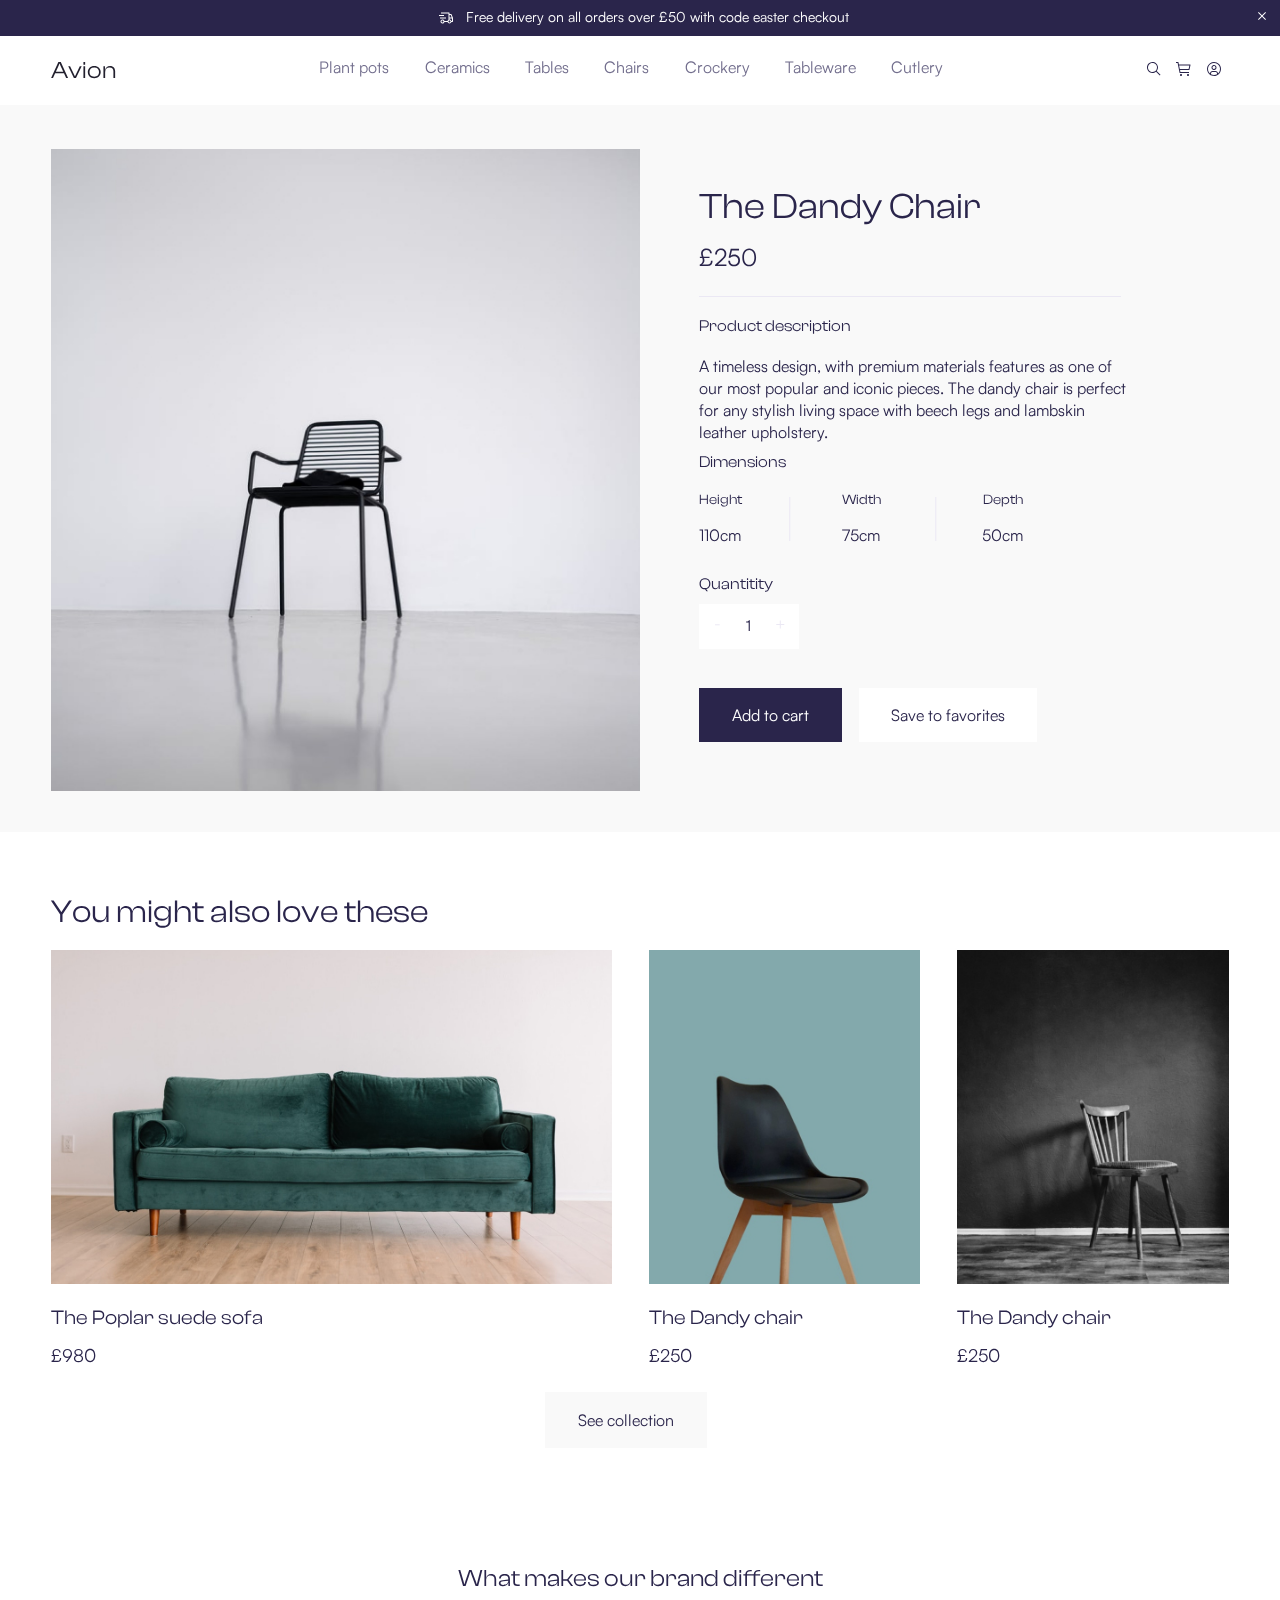
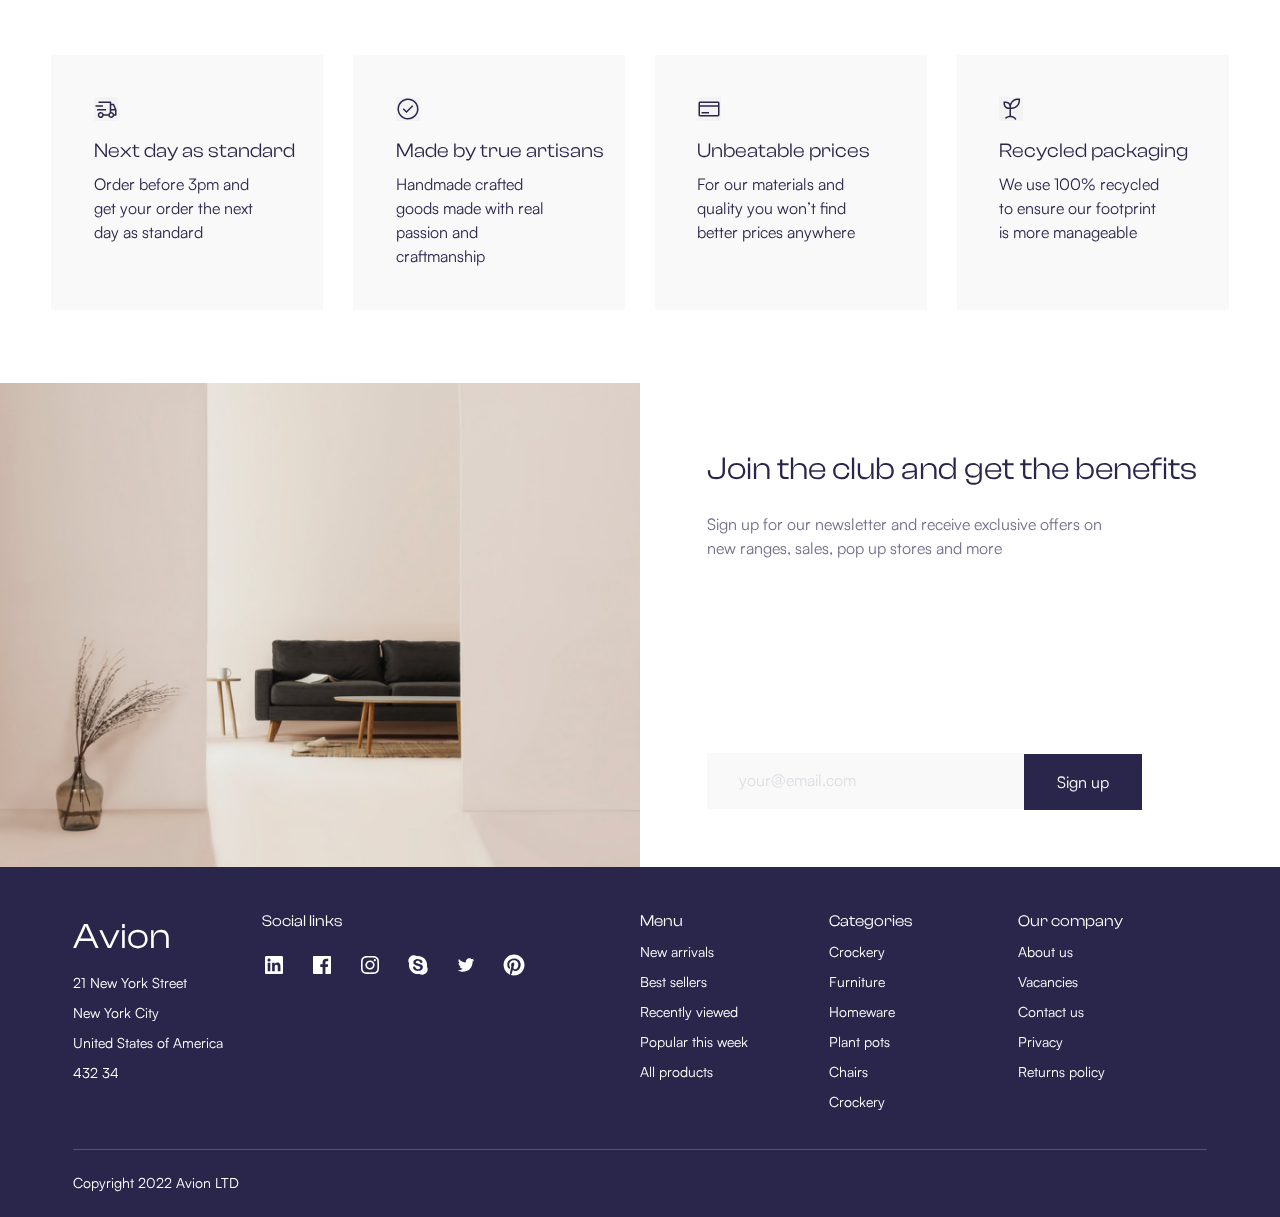
<file: product.html>
<!DOCTYPE html>
<html lang="en">

<head>
    <meta charset="UTF-8">
    <meta name="viewport" content="width=device-width, initial-scale=1.0">
    <title>Document</title>
    <link rel="stylesheet" href="product.css">
</head>

<body>
    <section class="banner">
        <div class="banner__wrapper">
            <div>
                <svg class="banner__icon" xmlns="http://www.w3.org/2000/svg" width="16" height="17" viewBox="0 0 16 17"
                    fill="none">
                    <rect width="16" height="16" transform="translate(0 0.5)" fill="white"
                        style="mix-blend-mode:multiply" />
                    <path d="M8 8.5H2V9.5H8V8.5Z" fill="white" />
                    <path d="M6 6H1V7H6V6Z" fill="white" />
                    <path
                        d="M14.9594 8.8032L13.4594 5.3032C13.421 5.21319 13.357 5.13646 13.2753 5.08256C13.1936 5.02865 13.0979 4.99994 13 5H11.5V4C11.5 3.86739 11.4473 3.74021 11.3536 3.64645C11.2598 3.55268 11.1326 3.5 11 3.5H3V4.5H10.5V10.7781C10.2722 10.9104 10.0728 11.0865 9.91339 11.2962C9.75395 11.5059 9.6376 11.7451 9.57105 12H6.42895C6.30725 11.5287 6.01784 11.1179 5.61495 10.8447C5.21206 10.5715 4.72336 10.4546 4.24045 10.5159C3.75754 10.5773 3.31358 10.8126 2.99179 11.1779C2.66999 11.5431 2.49246 12.0132 2.49246 12.5C2.49246 12.9868 2.66999 13.4569 2.99179 13.8221C3.31358 14.1874 3.75754 14.4227 4.24045 14.4841C4.72336 14.5454 5.21206 14.4285 5.61495 14.1553C6.01784 13.8821 6.30725 13.4713 6.42895 13H9.57105C9.68007 13.4289 9.92892 13.8092 10.2783 14.0808C10.6276 14.3525 11.0575 14.4999 11.5 14.4999C11.9425 14.4999 12.3724 14.3525 12.7217 14.0808C13.0711 13.8092 13.3199 13.4289 13.429 13H14.5C14.6326 13 14.7598 12.9473 14.8536 12.8536C14.9473 12.7598 15 12.6326 15 12.5V9C15 8.93233 14.9862 8.86537 14.9594 8.8032ZM4.5 13.5C4.30222 13.5 4.10888 13.4414 3.94443 13.3315C3.77998 13.2216 3.65181 13.0654 3.57612 12.8827C3.50043 12.7 3.48063 12.4989 3.51921 12.3049C3.5578 12.1109 3.65304 11.9327 3.79289 11.7929C3.93275 11.653 4.11093 11.5578 4.30491 11.5192C4.49889 11.4806 4.69996 11.5004 4.88268 11.5761C5.06541 11.6518 5.22159 11.78 5.33147 11.9444C5.44135 12.1089 5.5 12.3022 5.5 12.5C5.4997 12.7651 5.39424 13.0193 5.20677 13.2068C5.0193 13.3942 4.76512 13.4997 4.5 13.5ZM11.5 6H12.6704L13.742 8.5H11.5V6ZM11.5 13.5C11.3022 13.5 11.1089 13.4414 10.9444 13.3315C10.78 13.2216 10.6518 13.0654 10.5761 12.8827C10.5004 12.7 10.4806 12.4989 10.5192 12.3049C10.5578 12.1109 10.653 11.9327 10.7929 11.7929C10.9327 11.653 11.1109 11.5578 11.3049 11.5192C11.4989 11.4806 11.7 11.5004 11.8827 11.5761C12.0654 11.6518 12.2216 11.78 12.3315 11.9444C12.4414 12.1089 12.5 12.3022 12.5 12.5C12.4997 12.7651 12.3942 13.0193 12.2068 13.2068C12.0193 13.3942 11.7651 13.4997 11.5 13.5ZM14 12H13.429C13.3188 11.5717 13.0696 11.1921 12.7206 10.9207C12.3715 10.6492 11.9422 10.5013 11.5 10.5V9.5H14V12Z"
                        fill="white" />
                </svg>
                <span>Free delivery on all orders over £50 with code easter checkout</span>
            </div>
            <button class="banner__btn" type="button">
                <svg xmlns="http://www.w3.org/2000/svg" width="16" height="16" viewBox="0 0 16 16" fill="white">
                    <rect width="16" height="16" fill="white" style="mix-blend-mode:multiply" />
                    <path d="M12 4.7L11.3 4L8 7.3L4.7 4L4 4.7L7.3 8L4 11.3L4.7 12L8 8.7L11.3 12L12 11.3L8.7 8L12 4.7Z"
                        fill="white" />
                </svg>
            </button>
        </div>
        <script>
            document.querySelector(".banner__btn").addEventListener("click", function () {
                this.closest(".banner").style.display = "none";
            });
        </script>
    </section>
    <header class="header">
        <a class="header__logo" href="index.html">Avion</a>
        <nav class="nav">
            <a class="nav__link" href="">Plant pots</a>
            <a class="nav__link" href="">Ceramics</a>
            <a class="nav__link" href="">Tables</a>
            <a class="nav__link" href="product.html">Chairs</a>
            <a class="nav__link" href="">Crockery</a>
            <a class="nav__link" href="">Tableware</a>
            <a class="nav__link" href="">Cutlery</a>
        </nav>
        <div class="header__icons">
            <a href="">
                <img src="IMG/home-search.svg" alt="">
            </a>
            <a class="header__cart" href="">
                <img src="IMG/home-shopping-cart.svg" alt="">
            </a>
            <a class="header__user" href="">
                <img src="IMG/home-user-avatar.svg" alt="">
            </a>
            <a href="">
                <img class="header__burger" src="IMG/home-burger-menu.svg" alt="">
            </a>
        </div>
    </header>
    <section class="chair">
        <div class="chair__wrapper">
            <img class="chair__icon" src="IMG/product-chair.jpg" alt="chair">
            <img class="chair__icon-mobile" src="IMG/product-chair-mobile.jpg" alt="chair">
            <div class="chair__desc">
                <h2 class="chair__title">The Dandy Chair</h2>
                <p class="chair__price">£250</p>
                <p class="chair__text">Product description</p>
                <p class="chair__text chair__text_adaptive">
                    A timeless design, with premium materials features as one of our most popular and iconic pieces. The
                    dandy chair is perfect for any stylish living space with beech legs and lambskin leather upholstery.
                </p>
                <p class="chair__text chair__text_padding">Dimensions</p>
                <div class="chair__grid">
                    <span class="chair__features chair__features_item1">Height</span>
                    <span class="chair__features chair__features_item2">110cm</span>
                    <span class="chair__features chair__features_item3">Width</span>
                    <span class="chair__features chair__features_item4">75cm</span>
                    <span class="chair__features chair__features_item5">Depth</span>
                    <span class="chair__features chair__features_item6">50cm</span>
                    <img class="chair__line-1" src="IMG/product-line.svg" alt="line">
                    <img class="chair__line-2" src="IMG/product-line.svg" alt="line">
                </div>
                <p class="chair__text chair__text_margin ">Quantitity</p>
                <p class="chair__text chair__text_number">1</p>
                <button class="chair__button">Add to cart</button>
                <button class="chair__button chair__button_white">Save to favorites</button>
            </div>
        </div>
    </section>
    <section>
        <div class="collection">
            <h3 class="collection__title">You might also love these</h3>
            <div class="collection__wrapper">
                <div class="collection__block collection__block_large">
                    <img src="IMG/product-collection-1.jpg" alt="sofa">
                    <p class="collection__text">The Poplar suede sofa</p>
                    <p class="collection__price">£980</p>
                </div>
                <div class="collection__block">
                    <img src="IMG/product-collection-2.jpg" alt="chair">
                    <p class="collection__text">The Dandy chair</p>
                    <p class="collection__price">£250</p>
                </div>
                <div class="collection__block">
                    <img src="IMG/product-collection-3.jpg" alt="chair">
                    <p class="collection__text">The Dandy chair</p>
                    <p class="collection__price">£250</p>
                </div>
            </div>
            <div class="collection__wrapper-mobile">
                <div class="collection__block-mobile">
                    <img src="IMG/home-ceramics-4.jpg" alt="">
                    <p class="collection__text-mobile">The Lucy Lamp</p>
                    <p class="collection__price-mobile">£399</p>
                </div>
                <div class="collection__block-mobile">
                    <img src="IMG/home-ceramics-2.jpg" alt="">
                    <p class="collection__text-mobile">Rustic Vase Set</p>
                    <p class="collection__price-mobile">£155</p>
                </div>
            </div>
            <button class="collection__button">See collection</button>
        </div>
    </section>
    <section class="policy">
        <h3 class="policy__title">What makes our brand different</h3>
        <div class="policy__wrapper">
            <div class="policy__block">
                <svg xmlns="http://www.w3.org/2000/svg" width="24" height="24" viewBox="0 0 24 24" fill="none">
                    <rect width="24" height="24" fill="#F9F9F9" style="mix-blend-mode:multiply" />
                    <path d="M12 12H3V13.5H12V12Z" fill="#2A254B" />
                    <path d="M9 8.25H1.5V9.75H9V8.25Z" fill="#2A254B" />
                    <path
                        d="M22.4392 12.4548L20.1892 7.2048C20.1315 7.06979 20.0355 6.95469 19.9129 6.87383C19.7904 6.79297 19.6468 6.74991 19.5 6.75H17.25V5.25C17.25 5.05109 17.171 4.86032 17.0303 4.71967C16.8897 4.57902 16.6989 4.5 16.5 4.5H4.5V6H15.75V15.4172C15.4083 15.6156 15.1092 15.8797 14.8701 16.1943C14.6309 16.5089 14.4564 16.8677 14.3566 17.25H9.64342C9.46088 16.543 9.02675 15.9269 8.42242 15.517C7.81809 15.1072 7.08504 14.9319 6.36067 15.0239C5.63631 15.1159 4.97038 15.4689 4.48768 16.0168C4.00499 16.5647 3.73869 17.2698 3.73869 18C3.73869 18.7302 4.00499 19.4353 4.48768 19.9832C4.97038 20.5311 5.63631 20.8841 6.36067 20.9761C7.08504 21.0681 7.81809 20.8928 8.42242 20.483C9.02675 20.0731 9.46088 19.457 9.64342 18.75H14.3566C14.5201 19.3933 14.8934 19.9638 15.4174 20.3712C15.9414 20.7787 16.5862 20.9999 17.25 20.9999C17.9138 20.9999 18.5586 20.7787 19.0826 20.3712C19.6066 19.9638 19.9799 19.3933 20.1434 18.75H21.75C21.9489 18.75 22.1397 18.671 22.2803 18.5303C22.421 18.3897 22.5 18.1989 22.5 18V12.75C22.5 12.6485 22.4793 12.548 22.4392 12.4548ZM6.75 19.5C6.45333 19.5 6.16332 19.412 5.91665 19.2472C5.66997 19.0824 5.47771 18.8481 5.36418 18.574C5.25065 18.2999 5.22094 17.9983 5.27882 17.7074C5.3367 17.4164 5.47956 17.1491 5.68934 16.9393C5.89912 16.7296 6.16639 16.5867 6.45736 16.5288C6.74834 16.4709 7.04994 16.5006 7.32403 16.6142C7.59811 16.7277 7.83238 16.92 7.9972 17.1666C8.16203 17.4133 8.25 17.7033 8.25 18C8.24954 18.3977 8.09136 18.779 7.81016 19.0602C7.52895 19.3414 7.14768 19.4995 6.75 19.5ZM17.25 8.25H19.0056L20.6129 12H17.25V8.25ZM17.25 19.5C16.9533 19.5 16.6633 19.412 16.4166 19.2472C16.17 19.0824 15.9777 18.8481 15.8642 18.574C15.7506 18.2999 15.7209 17.9983 15.7788 17.7074C15.8367 17.4164 15.9796 17.1491 16.1893 16.9393C16.3991 16.7296 16.6664 16.5867 16.9574 16.5288C17.2483 16.4709 17.5499 16.5006 17.824 16.6142C18.0981 16.7277 18.3324 16.92 18.4972 17.1666C18.662 17.4133 18.75 17.7033 18.75 18C18.7495 18.3977 18.5914 18.779 18.3102 19.0602C18.0289 19.3414 17.6477 19.4995 17.25 19.5ZM21 17.25H20.1434C19.9782 16.6076 19.6045 16.0382 19.0808 15.631C18.5572 15.2239 17.9133 15.0019 17.25 15V13.5H21V17.25Z"
                        fill="#2A254B" />
                </svg>
                <p class="policy__name">Next day as standard</p>
                <p class="policy__text">
                    Order before 3pm and get your order
                    the next day as standard
                </p>
            </div>
            <div class="policy__block">
                <svg xmlns="http://www.w3.org/2000/svg" width="24" height="24" viewBox="0 0 24 24" fill="none">
                    <rect width="24" height="24" fill="#F9F9F9" style="mix-blend-mode:multiply" />
                    <path
                        d="M10.5 16.0605L6.75 12.3097L7.80976 11.25L10.5 13.9395L16.1888 8.25L17.25 9.31125L10.5 16.0605Z"
                        fill="#2A254B" />
                    <path
                        d="M12 1.5C9.9233 1.5 7.89323 2.11581 6.16652 3.26957C4.4398 4.42332 3.09399 6.0632 2.29927 7.98182C1.50455 9.90045 1.29661 12.0116 1.70176 14.0484C2.1069 16.0852 3.10693 17.9562 4.57538 19.4246C6.04383 20.8931 7.91476 21.8931 9.95156 22.2982C11.9884 22.7034 14.0996 22.4955 16.0182 21.7007C17.9368 20.906 19.5767 19.5602 20.7304 17.8335C21.8842 16.1068 22.5 14.0767 22.5 12C22.5 9.21523 21.3938 6.54451 19.4246 4.57538C17.4555 2.60625 14.7848 1.5 12 1.5ZM12 21C10.22 21 8.47992 20.4722 6.99987 19.4832C5.51983 18.4943 4.36628 17.0887 3.68509 15.4442C3.0039 13.7996 2.82567 11.99 3.17294 10.2442C3.5202 8.49836 4.37737 6.89471 5.63604 5.63604C6.89472 4.37737 8.49836 3.5202 10.2442 3.17293C11.99 2.82567 13.7996 3.0039 15.4442 3.68508C17.0887 4.36627 18.4943 5.51983 19.4832 6.99987C20.4722 8.47991 21 10.22 21 12C21 14.3869 20.0518 16.6761 18.364 18.364C16.6761 20.0518 14.387 21 12 21Z"
                        fill="#2A254B" />
                </svg>
                <p class="policy__name">Made by true artisans</p>
                <p class="policy__text">
                    Handmade crafted goods made with
                    real passion and craftmanship
                </p>
            </div>
            <div class="policy__block">
                <svg xmlns="http://www.w3.org/2000/svg" width="24" height="24" viewBox="0 0 24 24" fill="none">
                    <rect width="24" height="24" fill="#F9F9F9" style="mix-blend-mode:multiply" />
                    <path
                        d="M21 4.5H3C2.60218 4.5 2.22064 4.65804 1.93934 4.93934C1.65804 5.22064 1.5 5.60218 1.5 6V18C1.5 18.3978 1.65804 18.7794 1.93934 19.0607C2.22064 19.342 2.60218 19.5 3 19.5H21C21.3978 19.5 21.7794 19.342 22.0607 19.0607C22.342 18.7794 22.5 18.3978 22.5 18V6C22.5 5.60218 22.342 5.22064 22.0607 4.93934C21.7794 4.65804 21.3978 4.5 21 4.5ZM21 6V8.25H3V6H21ZM3 18V9.75H21V18H3Z"
                        fill="#2A254B" />
                    <path d="M12 15H4.5V16.5H12V15Z" fill="#2A254B" />
                </svg>
                <p class="policy__name">Unbeatable prices</p>
                <p class="policy__text">
                    For our materials and quality you won’t find better prices anywhere
                </p>
            </div>
            <div class="policy__block">
                <svg xmlns="http://www.w3.org/2000/svg" width="24" height="24" viewBox="0 0 24 24" fill="none">
                    <rect width="24" height="24" fill="#F9F9F9" style="mix-blend-mode:multiply" />
                    <path
                        d="M18.75 1.5C17.0878 1.50275 15.4651 2.00708 14.0942 2.94704C12.7232 3.887 11.6679 5.21881 11.0662 6.7683C10.5841 6.06903 9.93949 5.49727 9.18767 5.10216C8.43584 4.70705 7.59932 4.50041 6.75 4.5H4.5V6.75C4.50155 8.14191 5.05517 9.47637 6.0394 10.4606C7.02363 11.4448 8.35809 11.9985 9.75 12H10.5V18.787C8.7773 18.9554 7.16718 19.7191 5.94675 20.9465L7.00725 22.0071C7.63464 21.3798 8.39333 20.8995 9.22869 20.6006C10.064 20.3018 10.9553 20.192 11.8382 20.279C12.7211 20.3661 13.5737 20.6478 14.3347 21.104C15.0956 21.5602 15.7459 22.1794 16.2387 22.9172L17.4849 22.0826C16.8701 21.1638 16.0593 20.3926 15.111 19.8244C14.1626 19.2562 13.1002 18.9052 12 18.7965V12H12.75C14.9373 11.9975 17.0343 11.1275 18.5809 9.58089C20.1275 8.03425 20.9975 5.93727 21 3.75V1.5H18.75ZM9.75 10.5C8.75579 10.4989 7.80262 10.1034 7.0996 9.4004C6.39658 8.69738 6.00113 7.74421 6 6.75V6H6.75C7.74423 6.00107 8.69744 6.3965 9.40047 7.09953C10.1035 7.80256 10.4989 8.75577 10.5 9.75V10.5H9.75ZM19.5 3.75C19.498 5.5396 18.7862 7.25534 17.5208 8.52078C16.2553 9.78622 14.5396 10.498 12.75 10.5H12V9.75C12.002 7.9604 12.7138 6.24466 13.9792 4.97922C15.2447 3.71378 16.9604 3.00199 18.75 3H19.5V3.75Z"
                        fill="#2A254B" />
                </svg>
                <p class="policy__name">Recycled packaging</p>
                <p class="policy__text">
                    We use 100% recycled to ensure our footprint is more manageable
                </p>
            </div>
        </div>
    </section>
    <section class="club">
        <img class="club__icon" src="IMG/product-club.jpg" alt="sofa">
        <img class="club__icon-mobile" src="IMG/product-club-mobile.jpg" alt="sofa">
        <div class="club__wrapper">
            <h2 class="club__title">Join the club and get the benefits</h2>
            <p class="club__text">
                Sign up for our newsletter and receive exclusive offers on new ranges, sales, pop up stores and more
            </p>
            <div class="club__block">
                <input class="club__input" type="email" placeholder="your@email.com" required>
                <button class="club__button" type="submit">Sign up</button>
            </div>
        </div>
    </section>
    <footer>
        <div class="footer">
            <div class="footer__wrapper">
                <div class="footer__block">
                    <a class="footer__title" href="index.html">Avion</a>
                    <p class="footer__text">21 New York Street</p>
                    <p class="footer__text">New York City</p>
                    <p class="footer__text">United States of America</p>
                    <p class="footer__text">432 34</p>
                </div>
                <div class="footer__block-icons">
                    <p class="footer__text footer__text_title">Social links</p>
                    <div class="footer__icons">
                        <a href="">
                            <svg xmlns="http://www.w3.org/2000/svg" width="24" height="24" viewBox="0 0 24 24"
                                fill="none">
                                <rect width="24" height="24" fill="white" style="mix-blend-mode:multiply" />
                                <path
                                    d="M19.65 3H4.35C3.6 3 3 3.6 3 4.275V19.65C3 20.325 3.6 20.925 4.35 20.925H19.65C20.4 20.925 21 20.325 21 19.65V4.275C21 3.6 20.4 3 19.65 3ZM8.325 18.3H5.7V9.75H8.325V18.3ZM7.05 8.55C6.225 8.55 5.475 7.875 5.475 6.975C5.475 6.075 6.15 5.4 7.05 5.4C7.875 5.4 8.625 6.075 8.625 6.975C8.625 7.875 7.875 8.55 7.05 8.55ZM18.375 18.225H15.75V14.025C15.75 13.05 15.75 11.7 14.325 11.7C12.9 11.7 12.75 12.825 12.75 13.875V18.15H10.125V9.75H12.6V10.875H12.675C13.05 10.2 13.95 9.45 15.225 9.45C17.925 9.45 18.45 11.25 18.45 13.575V18.225H18.375Z"
                                    fill="white" />
                            </svg>
                        </a>
                        <a href="">
                            <svg xmlns="http://www.w3.org/2000/svg" width="24" height="24" viewBox="0 0 24 24"
                                fill="none">
                                <rect width="24" height="24" fill="white" style="mix-blend-mode:multiply" />
                                <path
                                    d="M20.0025 3H3.9975C3.73355 3.00196 3.48097 3.10769 3.29433 3.29433C3.10769 3.48097 3.00196 3.73355 3 3.9975V20.0025C3.00196 20.2664 3.10769 20.519 3.29433 20.7057C3.48097 20.8923 3.73355 20.998 3.9975 21H12.615V14.04H10.275V11.3175H12.615V9.315C12.615 6.99 14.0325 5.7225 16.1175 5.7225C16.815 5.7225 17.5125 5.7225 18.21 5.8275V8.25H16.7775C15.645 8.25 15.4275 8.79 15.4275 9.5775V11.31H18.1275L17.775 14.0325H15.4275V21H20.0025C20.2664 20.998 20.519 20.8923 20.7057 20.7057C20.8923 20.519 20.998 20.2664 21 20.0025V3.9975C20.998 3.73355 20.8923 3.48097 20.7057 3.29433C20.519 3.10769 20.2664 3.00196 20.0025 3Z"
                                    fill="white" />
                            </svg>
                        </a>
                        <a href="">
                            <svg xmlns="http://www.w3.org/2000/svg" width="24" height="24" viewBox="0 0 24 24"
                                fill="none">
                                <rect width="24" height="24" fill="white" style="mix-blend-mode:multiply" />
                                <path
                                    d="M16.8042 8.2758C17.4007 8.2758 17.8842 7.79227 17.8842 7.1958C17.8842 6.59933 17.4007 6.1158 16.8042 6.1158C16.2077 6.1158 15.7242 6.59933 15.7242 7.1958C15.7242 7.79227 16.2077 8.2758 16.8042 8.2758Z"
                                    fill="white" />
                                <path
                                    d="M12 7.37835C11.0859 7.37835 10.1924 7.64941 9.43235 8.15724C8.67232 8.66507 8.07995 9.38688 7.73015 10.2314C7.38035 11.0759 7.28883 12.0051 7.46715 12.9016C7.64548 13.7982 8.08565 14.6217 8.732 15.268C9.37835 15.9144 10.2018 16.3545 11.0984 16.5328C11.9949 16.7112 12.9241 16.6196 13.7686 16.2698C14.6131 15.92 15.3349 15.3277 15.8428 14.5677C16.3506 13.8076 16.6217 12.9141 16.6217 12C16.6217 10.7743 16.1347 9.59873 15.268 8.732C14.4013 7.86527 13.2257 7.37835 12 7.37835ZM12 15C11.4067 15 10.8266 14.8241 10.3333 14.4944C9.83994 14.1648 9.45542 13.6962 9.22836 13.1481C9.0013 12.5999 8.94189 11.9967 9.05764 11.4147C9.1734 10.8328 9.45912 10.2982 9.87868 9.87868C10.2982 9.45912 10.8328 9.1734 11.4147 9.05764C11.9967 8.94189 12.5999 9.0013 13.1481 9.22836C13.6962 9.45542 14.1648 9.83994 14.4944 10.3333C14.8241 10.8266 15 11.4067 15 12C15 12.7956 14.6839 13.5587 14.1213 14.1213C13.5587 14.6839 12.7956 15 12 15Z"
                                    fill="white" />
                                <path
                                    d="M12 4.62165C14.4031 4.62165 14.6878 4.6308 15.6368 4.67415C16.2075 4.68094 16.7728 4.78577 17.308 4.98405C17.6961 5.13381 18.0486 5.36316 18.3428 5.65732C18.6369 5.95149 18.8663 6.30398 19.016 6.6921C19.2143 7.22731 19.3191 7.79261 19.3259 8.36333C19.3692 9.3123 19.3784 9.597 19.3784 12.0001C19.3784 14.4031 19.3693 14.6878 19.3259 15.6368C19.3191 16.2075 19.2143 16.7728 19.016 17.3081C18.8663 17.6962 18.6369 18.0487 18.3428 18.3428C18.0486 18.637 17.6961 18.8663 17.308 19.0161C16.7728 19.2144 16.2075 19.3192 15.6368 19.326C14.6879 19.3693 14.4033 19.3785 12 19.3785C9.5967 19.3785 9.31215 19.3694 8.36325 19.326C7.79253 19.3192 7.22723 19.2144 6.69202 19.0161C6.3039 18.8663 5.95142 18.637 5.65725 18.3428C5.36308 18.0487 5.13374 17.6962 4.98397 17.3081C4.78569 16.7728 4.68087 16.2075 4.67408 15.6368C4.6308 14.6878 4.62157 14.4031 4.62157 12.0001C4.62157 9.597 4.63072 9.3123 4.67408 8.36333C4.68087 7.79261 4.78569 7.22731 4.98397 6.6921C5.13373 6.30396 5.36307 5.95146 5.65724 5.65728C5.95141 5.3631 6.30389 5.13375 6.69202 4.98397C7.22723 4.78569 7.79253 4.68087 8.36325 4.67408C9.31222 4.6308 9.59693 4.62165 12 4.62165ZM12 3C9.55575 3 9.24922 3.01035 8.2893 3.05415C7.54279 3.06914 6.80422 3.21059 6.105 3.4725C5.50705 3.70374 4.96401 4.05735 4.51068 4.51068C4.05735 4.96401 3.70374 5.50705 3.4725 6.105C3.21055 6.80434 3.06909 7.54304 3.05415 8.28968C3.01035 9.24923 3 9.55575 3 12C3 14.4443 3.01035 14.7508 3.05415 15.7107C3.0691 16.4573 3.21056 17.196 3.4725 17.8954C3.70374 18.4933 4.05735 19.0364 4.51068 19.4897C4.96401 19.943 5.50705 20.2966 6.105 20.5279C6.80434 20.7898 7.54304 20.9313 8.28968 20.9462C9.24923 20.9897 9.55575 21 12 21C14.4443 21 14.7508 20.9896 15.7107 20.9459C16.4573 20.9309 17.196 20.7894 17.8954 20.5275C18.4933 20.2963 19.0364 19.9426 19.4897 19.4893C19.943 19.036 20.2966 18.493 20.5279 17.895C20.7898 17.1957 20.9313 16.457 20.9462 15.7103C20.9897 14.7508 21 14.4443 21 12C21 9.55575 20.9896 9.24922 20.9459 8.2893C20.9309 7.54279 20.7894 6.80422 20.5275 6.105C20.2962 5.50712 19.9426 4.96415 19.4893 4.51089C19.0359 4.05763 18.4929 3.70407 17.895 3.47287C17.1957 3.21093 16.457 3.06948 15.7103 3.05453C14.7508 3.01035 14.4443 3 12 3Z"
                                    fill="white" />
                            </svg>
                        </a>
                        <a href="">
                            <svg xmlns="http://www.w3.org/2000/svg" width="24" height="24" viewBox="0 0 24 24"
                                fill="none">
                                <rect width="24" height="24" fill="white" style="mix-blend-mode:multiply" />
                                <path
                                    d="M20.9321 13.4102C21.0078 12.944 21.0454 12.4724 21.0446 12.0002C21.0446 9.60129 20.0917 7.30066 18.3954 5.60439C16.6992 3.90813 14.3985 2.95517 11.9996 2.95517C11.5274 2.95444 11.0558 2.99207 10.5896 3.06768C9.5442 2.44143 8.3195 2.18241 7.11002 2.33174C5.90054 2.48107 4.77563 3.0302 3.9139 3.89193C3.05218 4.75365 2.50305 5.87857 2.35371 7.08805C2.20438 8.29753 2.4634 9.52223 3.08965 10.5677C3.00527 11.0406 2.96012 11.5198 2.95465 12.0002C2.95465 14.3991 3.9076 16.6997 5.60387 18.396C7.30013 20.0922 9.60076 21.0452 11.9996 21.0452C12.4719 21.0459 12.9435 21.0083 13.4096 20.9327C14.4551 21.5589 15.6798 21.8179 16.8893 21.6686C18.0987 21.5193 19.2237 20.9701 20.0854 20.1084C20.9471 19.2467 21.4962 18.1218 21.6456 16.9123C21.7949 15.7028 21.5359 14.4781 20.9096 13.4327L20.9321 13.4102ZM16.2971 16.1102C15.8738 16.6955 15.2904 17.146 14.6171 17.4077C13.7864 17.7337 12.8993 17.8917 12.0071 17.8727C10.9687 17.9161 9.93554 17.7023 8.99965 17.2502C8.45401 16.9569 7.9861 16.5378 7.63465 16.0277C7.31271 15.5919 7.12974 15.0691 7.10965 14.5277C7.10886 14.3872 7.13709 14.2481 7.19259 14.119C7.24808 13.9899 7.32964 13.8737 7.43215 13.7777C7.65931 13.5843 7.95174 13.4851 8.24965 13.5002C8.49861 13.4955 8.74092 13.5807 8.93215 13.7402C9.14146 13.936 9.3031 14.1772 9.40465 14.4452C9.53477 14.7584 9.70088 15.0554 9.89965 15.3302C10.0977 15.5839 10.3554 15.7848 10.6496 15.9152C11.0494 16.0867 11.4826 16.1661 11.9171 16.1477C12.5361 16.1777 13.1492 16.0152 13.6721 15.6827C13.8728 15.5651 14.0397 15.3977 14.1567 15.1966C14.2736 14.9956 14.3367 14.7677 14.3396 14.5352C14.3461 14.3723 14.3181 14.2099 14.2573 14.0587C14.1966 13.9075 14.1045 13.7708 13.9871 13.6577C13.7201 13.4116 13.399 13.2318 13.0496 13.1327C12.6596 13.0052 12.1421 12.8777 11.4896 12.7352C10.7403 12.5607 10.0094 12.3146 9.30715 12.0002C8.75457 11.7737 8.26732 11.4128 7.88965 10.9502C7.53144 10.4734 7.34628 9.88877 7.36465 9.29268C7.35859 8.68668 7.55379 8.0958 7.91965 7.61267C8.33754 7.09349 8.89405 6.7034 9.52465 6.48767C10.322 6.22284 11.1599 6.10096 11.9996 6.12768C12.6567 6.11605 13.3117 6.20457 13.9421 6.39018C14.4369 6.53708 14.9016 6.77071 15.3146 7.08017C15.6397 7.3243 15.9104 7.63334 16.1096 7.98767C16.2718 8.2739 16.3595 8.59626 16.3646 8.92518C16.3637 9.06539 16.3347 9.20399 16.2793 9.3328C16.2239 9.46161 16.1433 9.57803 16.0421 9.67518C15.9401 9.78577 15.8159 9.87364 15.6776 9.93308C15.5394 9.99252 15.3901 10.0222 15.2396 10.0202C14.9984 10.0389 14.7592 9.9637 14.5721 9.81018C14.3753 9.62055 14.2107 9.40017 14.0846 9.15768C13.8989 8.77542 13.6298 8.43969 13.2971 8.17517C12.8606 7.90304 12.3468 7.78183 11.8346 7.83017C11.309 7.80801 10.7881 7.93824 10.3346 8.20517C10.1699 8.29312 10.0309 8.42227 9.93096 8.58C9.83106 8.73774 9.77376 8.91869 9.76465 9.10518C9.75871 9.30894 9.82514 9.50822 9.95215 9.66768C10.1017 9.84099 10.2856 9.98144 10.4921 10.0802C10.7121 10.194 10.9434 10.2845 11.1821 10.3502C11.4221 10.4177 11.8121 10.5152 12.3596 10.6427C13.0496 10.7927 13.6646 10.9577 14.2271 11.1377C14.7303 11.291 15.2098 11.5131 15.6521 11.7977C16.038 12.0417 16.3554 12.3798 16.5746 12.7802C16.7975 13.2369 16.9008 13.7427 16.8746 14.2502C16.8814 14.9153 16.6794 15.5658 16.2971 16.1102Z"
                                    fill="white" />
                            </svg>
                        </a>
                        <a href="">
                            <svg xmlns="http://www.w3.org/2000/svg" width="24" height="24" viewBox="0 0 24 24"
                                fill="none">
                                <rect width="24" height="24" fill="white" style="mix-blend-mode:multiply" />
                                <path
                                    d="M8.94 18.705C10.2069 18.713 11.4627 18.4693 12.6346 17.9882C13.8066 17.507 14.8714 16.798 15.7672 15.9022C16.663 15.0064 17.3721 13.9416 17.8532 12.7696C18.3343 11.5977 18.578 10.3418 18.57 9.07499C18.57 8.92499 18.57 8.78249 18.57 8.63249C19.2267 8.15136 19.7951 7.56012 20.25 6.88499C19.6316 7.15544 18.9773 7.3348 18.3075 7.41749C19.0177 6.99432 19.5506 6.32824 19.8075 5.54249C19.1456 5.93957 18.4199 6.21871 17.6625 6.36749C17.1524 5.82401 16.4775 5.46378 15.7421 5.34253C15.0067 5.22128 14.2518 5.34576 13.5943 5.69673C12.9368 6.04769 12.4132 6.60557 12.1047 7.28405C11.7962 7.96252 11.7198 8.72376 11.8875 9.44999C10.542 9.38395 9.22553 9.03525 8.02377 8.42662C6.822 7.81798 5.7619 6.96305 4.9125 5.91749C4.48419 6.66087 4.35437 7.53923 4.54932 8.37473C4.74427 9.21023 5.24942 9.94043 5.9625 10.4175C5.43646 10.3972 4.92259 10.2533 4.4625 9.99749V10.035C4.45783 10.8119 4.71954 11.5669 5.20403 12.1742C5.68851 12.7815 6.3665 13.2044 7.125 13.3725C6.63573 13.5041 6.12322 13.5246 5.625 13.4325C5.84459 14.095 6.26376 14.6734 6.82503 15.0883C7.38631 15.5032 8.06219 15.7344 8.76 15.75C7.56691 16.7104 6.08407 17.239 4.5525 17.25C4.28396 17.2422 4.01606 17.2197 3.75 17.1825C5.30022 18.1702 7.1019 18.6909 8.94 18.6825"
                                    fill="white" />
                            </svg>
                        </a>
                        <a href="">
                            <svg xmlns="http://www.w3.org/2000/svg" width="24" height="24" viewBox="0 0 24 24"
                                fill="none">
                                <rect width="24" height="24" fill="white" style="mix-blend-mode:multiply" />
                                <path
                                    d="M11.9998 1.5C9.56549 1.51658 7.21257 2.37849 5.34356 3.93828C3.47455 5.49807 2.20559 7.65882 1.75375 10.0509C1.30192 12.443 1.69529 14.9177 2.86657 17.0518C4.03785 19.1858 5.91426 20.8466 8.1748 21.75C8.02287 20.7558 8.02287 19.7442 8.1748 18.75L9.4123 13.5C9.21646 13.0245 9.11949 12.5142 9.1273 12C9.1273 10.545 9.9748 9.45 11.0248 9.45C11.215 9.44714 11.4036 9.48543 11.5776 9.56224C11.7517 9.63906 11.9071 9.75258 12.0331 9.89504C12.1592 10.0375 12.253 10.2055 12.3081 10.3876C12.3632 10.5697 12.3783 10.7615 12.3523 10.95C12.3523 11.85 11.7823 13.2 11.4823 14.445C11.4177 14.6772 11.4101 14.9215 11.4599 15.1573C11.5098 15.3931 11.6157 15.6133 11.7688 15.7995C11.9218 15.9857 12.1175 16.1322 12.3391 16.2267C12.5608 16.3212 12.802 16.361 13.0423 16.3425C14.9023 16.3425 16.3423 14.37 16.3423 11.535C16.361 10.9589 16.2594 10.3853 16.044 9.85061C15.8287 9.31598 15.5042 8.8321 15.0914 8.42986C14.6786 8.02762 14.1864 7.71584 13.6464 7.51442C13.1063 7.31299 12.5302 7.22634 11.9548 7.26C11.3405 7.23361 10.7272 7.33216 10.152 7.54966C9.5769 7.76717 9.05188 8.09912 8.60875 8.52542C8.16563 8.95172 7.81361 9.46351 7.57401 10.0298C7.33441 10.5961 7.21221 11.2051 7.2148 11.82C7.20646 12.6766 7.46895 13.5139 7.9648 14.2125C8.00086 14.2526 8.02654 14.3009 8.03962 14.3532C8.05269 14.4055 8.05275 14.4602 8.0398 14.5125C7.9573 14.8425 7.7773 15.5625 7.7473 15.705C7.7173 15.8475 7.5898 15.9375 7.3948 15.8475C6.0823 15.2325 5.2648 13.32 5.2648 11.775C5.2648 8.4675 7.6723 5.4225 12.2023 5.4225C15.8398 5.4225 18.6748 8.0175 18.6748 11.49C18.6748 15.105 16.4248 18.015 13.2223 18.015C12.7528 18.0313 12.2867 17.9301 11.8662 17.7206C11.4458 17.511 11.0844 17.1997 10.8148 16.815L10.1623 19.3125C9.84951 20.2831 9.41077 21.2085 8.8573 22.065C9.87714 22.3664 10.9364 22.513 11.9998 22.5C14.7846 22.5 17.4553 21.3938 19.4244 19.4246C21.3936 17.4555 22.4998 14.7848 22.4998 12C22.4998 9.21523 21.3936 6.54451 19.4244 4.57538C17.4553 2.60625 14.7846 1.5 11.9998 1.5Z"
                                    fill="white" />
                            </svg>
                        </a>
                    </div>
                </div>
                <div class="footer__block footer__block_menu">
                    <a class="footer__text footer__text_title" href="index.html">Menu</a>
                    <a class="footer__text" href="all-products.html">New arrivals</a>
                    <a class="footer__text" href="">Best sellers</a>
                    <a class="footer__text" href="">Recently viewed</a>
                    <a class="footer__text" href="">Popular this week</a>
                    <a class="footer__text" href="all-products.html">All products</a>
                </div>
                <div class="footer__block footer__block_mobile">
                    <a class="footer__text footer__text_title" href="">Categories</a>
                    <a class="footer__text" href="">Crockery</a>
                    <a class="footer__text" href="">Furniture</a>
                    <a class="footer__text" href="">Homeware</a>
                    <a class="footer__text" href="">Plant pots</a>
                    <a class="footer__text" href="product.html">Chairs</a>
                    <a class="footer__text" href="">Crockery</a>
                </div>
                <div class="footer__block">
                    <a class="footer__text footer__text_title" href="index.html">Our company</a>
                    <a class="footer__text" href="index.html">About us</a>
                    <a class="footer__text" href="">Vacancies</a>
                    <a class="footer__text" href="">Contact us</a>
                    <a class="footer__text" href="">Privacy</a>
                    <a class="footer__text" href="">Returns policy</a>
                </div>
            </div>
            <div class="footer__bottom">
                <p class="footer__text-bottom">Copyright 2022 Avion LTD</p>
            </div>
        </div>
    </footer>
</body>

</html>
</file>
<file: style.css>
@font-face {
  font-family: Clash Display;
  src: url(Fonts/ClashDisplay-Regular.otf);
}
@font-face {
  font-family: Satoshi;
  src: url(Fonts/Satoshi-Regular.otf);
}
* {
  padding: 0;
  margin: 0;
}

.banner {
  width: 100%;
  background: var(--Dark-Primary, #2A254B);
  color: var(--White, #FFF);
  font-family: Satoshi;
  font-size: 14px;
  font-weight: 400;
  padding: 8px 0 9px 0;
  display: flex;
  justify-content: flex-end;
}

.banner__wrapper {
  width: 65%;
  padding-right: 10px;
  display: flex;
  justify-content: space-between;
  
}

.banner__icon {
  padding-right: 8px;
  vertical-align: -4px;
}

.banner__btn {
  border: none;
  background: var(--Dark-Primary, #2A254B);
  cursor: pointer;
  
}

.header {
  width: 95%;
  border-bottom: rgba(0, 0, 0, 0.1) 1px solid;
  margin: auto;
  display: flex;
  justify-content: space-between;
  padding: 20px 0 20px 0;
}
.header__search {
  vertical-align: -30%;
}
.header__logo {
  color: #22202E;
  font-family: Clash Display;
  font-size: 24px;
  font-weight: 400;
}
.header__cart {
  margin-left: -40%;
  text-decoration: none;
  vertical-align: -30%;
}
.header__user {
  margin-left: 40%;
  vertical-align: -30%;
}
.header__mobile {
  display: none;
}

.nav {
  padding-top: 2%;
  display: flex;
  justify-content: space-between;
  width: 50%;
  margin: auto;
}
.nav__link {
  text-decoration: none;
  border: none;
  color: #726E8D;
  font-family: Satoshi;
  font-size: 16px;
  font-weight: 400;
}

.brand {
  display: flex;
  width: 88.9%;
  margin: auto;
  margin-top: 5%;
}
.brand__desc {
  width: 54.4%;
  background: var(--Dark-Primary, #2A254B);
  padding: 4.7% 0 0 4.7%;
}
.brand__icon {
  width: 40.65%;
}
.brand__title {
  color: var(--White, #FFF);
  font-family: Clash Display;
  font-size: 32px;
  font-weight: 400;
  line-height: 140%;
  width: 60%;
  margin-bottom: 5.9%;
}
.brand__button {
  width: 170px;
  height: 56px;
  background: rgba(249, 249, 249, 0.15);
  color: var(--White, #FFF);
  font-family: Satoshi;
  font-size: 16px;
  font-weight: 400;
  line-height: 150%;
  border: none;
  cursor: pointer;
  margin-bottom: 28.15%;
}
.brand__text {
  color: var(--White, #FFF);
  font-family: Satoshi;
  font-size: 18px;
  font-weight: 400;
  line-height: 150%;
  width: 85%;
  margin-bottom: 8.7%;
}

.policy {
  margin: 6% 0 6% 6%;
  width: 94%;
}
.policy__title {
  color: var(--Dark-Primary, #2A254B);
  font-family: Clash Display;
  font-size: 24px;
  font-weight: 400;
  line-height: 140%;
  padding-bottom: 5%;
  width: 30%;
  margin: auto;
  text-align: center;
}
.policy__wrapper {
  display: flex;
}
.policy__name {
  color: var(--Dark-Primary, #2A254B);
  font-family: Clash Display;
  font-size: 20px;
  font-weight: 400;
  line-height: 140%;
  margin: 5% 0 3% 0;
}
.policy__text {
  color: var(--Dark-Primary, #2A254B);
  font-family: Satoshi;
  font-size: 16px;
  font-weight: 400;
  line-height: 150%;
  width: 75.5%;
}

.ceramics {
  width: 88.9%;
  margin: auto;
}
.ceramics__title {
  color: #2A254B;
  font-family: Clash Display;
  font-size: 32px;
  font-weight: 400;
  margin: 13% 0 2.6% 0;
}
.ceramics__wrapper {
  display: flex;
  gap: 1.7%;
  color: #2A254B;
  font-family: Clash Display;
  font-size: 32px;
  font-weight: 400;
}
.ceramics__block {
  display: flex;
  flex-direction: column;
  gap: 24px;
}
.ceramics__icon {
  width: 100%;
}
.ceramics__text {
  color: #2A254B;
  font-family: Clash Display;
  font-size: 32px;
  font-weight: 400;
  font-size: 20px;
  line-height: 140%;
}
.ceramics__price {
  color: var(--Dark-Primary, #2A254B);
  font-family: Satoshi;
  font-size: 18px;
  font-weight: 400;
  line-height: 150%;
  margin-top: -15px;
}
.ceramics__button {
  color: #2A254B;
  font-family: Satoshi;
  font-size: 16px;
  font-weight: 400;
  line-height: 150%;
  border: none;
  background: var(--Light-Grey, #F9F9F9);
  cursor: pointer;
  width: 170px;
  height: 56px;
  margin: 2.8% 0 3.75% 43.5%;
}

.club {
  background: var(--Light-Grey, #F9F9F9);
  padding: 4% 0 5% 0;
}
.club__wrapper {
  background: var(--White, #FFF);
  display: flex;
  flex-direction: column;
  width: 88.45%;
  padding: 5% 0 4% 0;
  margin: auto;
  gap: 16px;
}
.club__title {
  color: #2A254B;
  font-family: Clash Display;
  font-size: 32px;
  font-weight: 400;
  font-size: 36px;
  font-weight: 400;
  line-height: 140%;
  text-align: center;
}
.club__text {
  color: var(--Dark-Primary, #2A254B);
  font-family: Satoshi;
  font-size: 16px;
  font-weight: 400;
  line-height: 150%;
  width: 445px;
  margin: auto;
  text-align: center;
  margin-top: 1.1%;
  margin-bottom: 9.8%;
}
.club__block {
  width: 484px;
  margin: auto;
}
.club__input {
  background: var(--Light-Grey, #F9F9F9);
  border: none;
  outline: none;
  width: 322px;
  height: 56px;
  padding-left: 32px;
}
.club__input::-moz-placeholder {
  color: var(--Dark-Primary, #2A254B);
  font-family: Satoshi;
  font-size: 16px;
  font-weight: 400;
  opacity: 0.2;
  text-align: match-parent;
}
.club__input::placeholder {
  color: var(--Dark-Primary, #2A254B);
  font-family: Satoshi;
  font-size: 16px;
  font-weight: 400;
  opacity: 0.2;
  text-align: match-parent;
}
.club__button {
  color: var(--White, #FFF);
  font-family: Satoshi;
  font-size: 16px;
  font-weight: 400;
  line-height: 150%;
  background: var(--Dark-Primary, #2A254B);
  border: none;
  width: 118px;
  height: 56px;
  margin-left: -0.5%;
  cursor: pointer;
  vertical-align: -2px;
}

.studio {
  display: flex;
}
.studio__wrapper {
  margin: 5% 0 0 5.84%;
}
.studio__title {
  color: #2A254B;
  font-family: Clash Display;
  font-size: 24px;
  font-weight: 400;
  line-height: 140%;
  width: 75%;
}
.studio__text {
  color: #505977;
  font-family: Satoshi;
  font-size: 16px;
  font-weight: 400;
  width: 75%;
  margin-top: 4%;
}
.studio__icon {
  width: 50%;
}
.studio__icon-mobile {
  display: none;
}
.studio__button {
  background: var(--Light-Grey, #F9F9F9);
  border: none;
  cursor: pointer;
  color: #2A254B;
  font-family: Satoshi;
  font-size: 16px;
  font-weight: 400;
  line-height: 150%;
  width: 150px;
  height: 56px;
  margin-top: 30.8%;
  margin-bottom: 8.5%;
}

.footer {
  background: var(--Dark-Primary, #2A254B);
}
.footer__text {
  color: var(--White, #FFF);
  font-family: Satoshi;
  font-size: 14px;
  font-weight: 400;
  text-decoration: none;
  color: var(--White, #FFF);
}
.footer__text_title {
  color: var(--White, #FFF);
  font-family: Clash Display;
  font-size: 16px;
  font-weight: 400;
}
.footer__text_label {
  display: block;
  font-size: 16px;
  margin-bottom: 2.54%;
}
.footer__text_bottom {
  color: var(--White, #FFF);
}
.footer__wrapper {
  width: 88.6%;
  margin: auto;
  display: flex;
  gap: 5%;
  padding: 3.5% 0 3% 0;
}
.footer__block {
  width: 13%;
  display: flex;
  flex-direction: column;
  gap: 12px;
}
.footer__mailing {
  width: 55%;
}
.footer__input {
  border: none;
  outline: none;
  background: rgba(255, 255, 255, 0.15);
  padding-left: 5.4%;
  width: 74.8%;
  height: 56px;
}
.footer__input::-moz-placeholder {
  color: var(--White, #FFF);
  font-family: Satoshi;
  font-size: 14px;
  font-weight: 400;
  font-size: 16px;
  color: var(--White, #FFF);
}
.footer__input::placeholder {
  color: var(--White, #FFF);
  font-family: Satoshi;
  font-size: 14px;
  font-weight: 400;
  font-size: 16px;
  color: var(--White, #FFF);
}
.footer__button {
  background: var(--White, #FFF);
  cursor: pointer;
  border: none;
  color: var(--White, #FFF);
  font-family: Satoshi;
  font-size: 14px;
  font-weight: 400;
  color: #2A254B;
  font-size: 16px;
  line-height: 150%;
  width: 18.6%;
  height: 56px;
  margin-left: -0.5%;
  vertical-align: -2px;
}
.footer__bottom {
  display: flex;
  justify-content: space-between;
  width: 88.6%;
  margin: auto;
  padding: 24px 0 25px 0;
  border-top: #4E4D93 1px solid;
}
.footer__icons {
  display: flex;
  gap: 24px;
}

@media (min-width: 1441px) {
  .policy__wrapper {
    justify-content: space-between;
  }
  .ceramics {
    width: 89%;
  }
  .ceramics__wrapper {
    width: 100%;
  }
  .ceramics__block {
    width: 55%;
  }
}
@media (max-width: 1280px) {
  .brand__title {
    width: 70%;
  }
  .brand__text {
    width: 95%;
  }
  .policy__title {
    width: 40%;
  }
}
@media (max-width: 1040px) {
  .nav {
    width: 70%;
  }
  .policy__title {
    width: 50%;
  }
  .policy__name {
    font-size: 18px;
  }
  .policy__text {
    font-size: 14px;
  }
  .ceramics__button {
    width: 140px;
    height: 45px;
  }
  .footer__wrapper {
    flex-wrap: wrap;
    gap: 5%;
  }
  .footer__block {
    width: 47%;
    padding-top: 5%;
  }
  .footer__mailing {
    padding-top: 5%;
    width: 80%;
  }
  .footer__input {
    width: 60%;
  }
  .footer__button {
    width: 20%;
  }
}
@media (max-width: 769px) {
  .banner {
    justify-content: flex-start;
    
  }

  .banner__wrapper {
    width: 92%;
    justify-content: space-between;
    margin: auto;
    
  }

  .nav {
    display: none;
  }
  .brand {
    margin: 0;
    width: 100%;
  }
  .brand__icon {
    display: none;
  }
  .brand__desc {
    width: 100%;
    display: flex;
    flex-direction: column;
  }
  .brand__title {
    width: 80%;
    margin-bottom: 22.5%;
    font-size: 34px;
  }
  .brand__text {
    width: 85%;
    margin-bottom: 8.95%;
    font-size: 20px;
  }
  .brand__button {
    order: 1;
    margin-bottom: 6.74%;
    width: 95.7%;
    font-size: 20px;
  }
  .policy__title {
    width: 70%;
    margin: 0;
    padding-bottom: 10.2%;
    font-size: 28px;
  }
  .policy__wrapper {
    flex-direction: column;
    gap: 36px;
  }
  .policy__name {
    margin: 4.5% 0 3.4% 0;
    font-size: 22px;
  }
  .policy__text {
    font-size: 20px;
    width: 84%;
  }
  .ceramics__title {
    margin: 26.8% 0 5.5% 0;
  }
  .ceramics__wrapper {
    flex-wrap: wrap;
    gap: 4%;
  }
  .ceramics__block {
    width: 48%;
    padding-bottom: 5.77%;
  }
  .ceramics__block_1 {
    order: 3;
  }
  .ceramics__block_2 {
    order: 0;
  }
  .ceramics__block_3 {
    order: 2;
  }
  .ceramics__block_4 {
    order: 1;
  }
  .ceramics__icon {
    width: 98%;
  }
  .ceramics__button {
    width: 98.7%;
    margin: 0;
    margin: auto;
  }
  .club {
    margin-top: 15%;
    background: none;
  }
  .club__wrapper {
    width: 93%;
    margin: 0;
    margin-left: 6.2%;
  }
  .club__title {
    text-align: left;
    width: 95%;
    font-size: 28px;
  }
  .club__text {
    width: 86%;
    margin: 0;
    text-align: left;
    margin-bottom: 13.3%;
  }
  .club__block {
    width: 100%;
    margin: 0;
  }
  .club__input {
    width: 53%;
  }
  .club__button {
    width: 118px;
  }
  .studio {
    display: flex;
    flex-direction: column;
  }
  .studio__wrapper {
    margin: 5% 0 0 5.84%;
  }
  .studio__title {
    width: 85%;
  }
  .studio__text {
    width: 86%;
    margin-top: 5%;
  }
  .studio__button {
    width: 93%;
    margin: 17.4% 0 10.35% 0;
  }
  .studio__icon-mobile {
    display: block;
    width: 100%;
  }
  .studio__icon {
    display: none;
  }
  .footer__text_bottom {
    width: 100%;
    text-align: center;
  }
  .footer__icons {
    display: none;
  }
}
@media (max-width: 481px) {
  .header {
    width: 85%;
  }
  .header__icons1 {
    display: flex;
    order: 1;
    align-self: flex-end;
  }
  .header__mobile {
    display: block;
    margin-left: 50%;
  }
  .header__search {
    margin-left: -50%;
  }
  .header__icons2 {
    display: none;
  }
  .nav {
    display: none;
  }
  .brand__title {
    font-size: 32px;
  }
  .brand__text {
    font-size: 18px;
  }
  .brand__button {
    font-size: 18px;
  }
  .policy__title {
    width: 52%;
    font-size: 20px;
  }
  .policy__name {
    font-size: 16px;
  }
  .policy__text {
    font-size: 14px;
  }
  .ceramics__title {
    font-size: 20px;
  }
  .club__title {
    font-size: 20px;
  }
  .club__text {
    font-size: 14px;
  }
  .studio__title {
    width: 70%;
    font-size: 20px;
  }
  .studio__text {
    font-size: 14px;
  }
  .footer__block {
    padding-top: 11.55%;
  }
  .footer__mailing {
    width: 100%;
    padding-top: 11.55%;
  }
  .footer__input {
    width: 59.4%;
  }
  .footer__button {
    width: 34.1%;
  }
}/*# sourceMappingURL=index.css.map */
</file>
<file: all-products.css>
@font-face {
  font-family: Clash Display;
  src: url(Fonts/ClashDisplay-Regular.otf);
}
@font-face {
  font-family: Satoshi;
  src: url(Fonts/Satoshi-Regular.otf);
}
* {
  padding: 0;
  margin: 0;
}

.header {
  width: 95%;
  border-bottom: rgba(0, 0, 0, 0.1) 1px solid;
  margin: auto;
  display: flex;
  justify-content: space-between;
  padding: 20px 0 20px 0;
}
.header__search {
  vertical-align: -30%;
}
.header__logo {
  text-decoration: none;
  color: #22202E;
  font-family: Clash Display;
  font-size: 24px;
  font-weight: 400;
}
.header__cart {
  margin-left: -40%;
  text-decoration: none;
  vertical-align: -30%;
}
.header__user {
  margin-left: 40%;
  vertical-align: -30%;
}
.header__mobile {
  display: none;
}

.nav {
  padding: 2% 0 2% 0;
  display: flex;
  justify-content: space-between;
  width: 50%;
  margin: auto;
}
.nav__link {
  text-decoration: none;
  border: none;
  color: #726E8D;
  font-family: Satoshi;
  font-size: 16px;
  font-weight: 400;
}

.background__icon {
  width: 100%;
}
.background__mobile {
  display: none;
}

.filters {
  width: 95%;
  margin: auto;
  display: flex;
  justify-content: space-between;
  padding-top: 2%;
}
.filters__left {
  display: flex;
  justify-content: space-between;
  gap: 6%;
}
.filters__right {
  align-self: flex-end;
  width: 230px;
}
.filters__select {
  color: var(--Dark-Primary, #2A254B);
  font-family: Satoshi;
  font-size: 18px;
  font-weight: 400;
  font-size: 16px;
  border: none;
  padding: 0.1em 2.5em 0 0.2em;
  appearance: none;
  -webkit-appearance: none;
  -moz-appearance: none;
  background-image: linear-gradient(45deg, transparent 50%, black 50%), linear-gradient(135deg, black 50%, transparent 50%);
  background-position: calc(100% - 20px) calc(1em + 2px), calc(100% - 15px) calc(1em + 2px), calc(100% - 2.5em) 0.5em;
  background-size: 5px 5px, 6px 5px, 1px 1.5em;
  background-repeat: no-repeat;
}
.filters__select:focus {
  background-image: linear-gradient(45deg, black 50%, transparent 50%), linear-gradient(135deg, transparent 50%, black 50%);
  background-position: calc(100% - 15px) 1em, calc(100% - 20px) 1em, calc(100% - 2.5em) 0.5em;
  background-size: 5px 5px, 7px 5px, 1px 1.5em;
  background-repeat: no-repeat;
  outline: none;
}
.filters__select_first {
  padding-right: 1.8em;
}
.filters__select_date {
  line-height: 2.3em;
}
.filters__label {
  color: var(--Dark-Primary, #2A254B);
  font-family: Satoshi;
  font-size: 18px;
  font-weight: 400;
  font-size: 16px;
  padding-right: 10%;
}

.catalog {
  width: 90%;
  margin: auto;
  display: flex;
  flex-wrap: wrap;
  gap: 2%;
  padding: 2.5% 0 2.5% 0;
}
.catalog__block {
  width: 23.5%;
  display: flex;
  flex-direction: column;
  gap: 15px;
  padding-bottom: 4%;
}
.catalog__icon {
  width: 100%;
}
.catalog__text {
  color: --Dark-Primary, #2A254B;
  font-family: Clash Display;
  font-size: 20px;
  font-weight: 400;
  line-height: 140%;
}
.catalog__price {
  color: var(--Dark-Primary, #2A254B);
  font-family: Satoshi;
  font-size: 18px;
  font-weight: 400;
  line-height: 150%;
}
.catalog__button {
  color: #2A254B;
  font-family: Satoshi;
  font-size: 16px;
  font-weight: 400;
  line-height: 150%;
  border: none;
  background: var(--Light-Grey, #F9F9F9);
  cursor: pointer;
  width: 170px;
  height: 56px;
  margin: 2.8% 0 3.75% 43.5%;
}

.footer {
  background: var(--Dark-Primary, #2A254B);
}
.footer__text {
  color: var(--White, #FFF);
  font-family: Satoshi;
  font-size: 14px;
  font-weight: 400;
  text-decoration: none;
  color: var(--White, #FFF);
}
.footer__text_title {
  color: var(--White, #FFF);
  font-family: Clash Display;
  font-size: 16px;
  font-weight: 400;
}
.footer__text_label {
  display: block;
  font-size: 16px;
  margin-bottom: 2.54%;
}
.footer__text_bottom {
  color: var(--White, #FFF);
}
.footer__wrapper {
  width: 88.6%;
  margin: auto;
  display: flex;
  gap: 5%;
  padding: 3.5% 0 3% 0;
}
.footer__block {
  width: 13%;
  display: flex;
  flex-direction: column;
  gap: 12px;
}
.footer__mailing {
  width: 55%;
}
.footer__input {
  border: none;
  outline: none;
  background: rgba(255, 255, 255, 0.15);
  padding-left: 5.4%;
  width: 74.8%;
  height: 56px;
}
.footer__input::-moz-placeholder {
  color: var(--White, #FFF);
  font-family: Satoshi;
  font-size: 14px;
  font-weight: 400;
  font-size: 16px;
  color: var(--White, #FFF);
}
.footer__input::placeholder {
  color: var(--White, #FFF);
  font-family: Satoshi;
  font-size: 14px;
  font-weight: 400;
  font-size: 16px;
  color: var(--White, #FFF);
}
.footer__button {
  background: var(--White, #FFF);
  cursor: pointer;
  border: none;
  color: var(--White, #FFF);
  font-family: Satoshi;
  font-size: 14px;
  font-weight: 400;
  color: #2A254B;
  font-size: 16px;
  line-height: 150%;
  width: 18.6%;
  height: 56px;
  margin-left: -0.5%;
  vertical-align: -2px;
}
.footer__bottom {
  display: flex;
  justify-content: space-between;
  width: 88.6%;
  margin: auto;
  padding: 24px 0 25px 0;
  border-top: #4E4D93 1px solid;
}
.footer__icons {
  display: flex;
  gap: 24px;
}

@media (max-width: 1040px) {
  .nav {
    width: 70%;
  }
  .catalog__button {
    width: 140px;
    height: 45px;
  }
  .footer__wrapper {
    flex-wrap: wrap;
    gap: 5%;
  }
  .footer__block {
    width: 47%;
    padding-top: 5%;
  }
  .footer__mailing {
    padding-top: 5%;
    width: 80%;
  }
  .footer__input {
    width: 60%;
  }
  .footer__button {
    width: 20%;
  }
}
@media (max-width: 769px) {
  .nav {
    display: none;
  }
  .background__icon {
    display: none;
  }
  .background__mobile {
    display: block;
    width: 100%;
  }
  .filters {
    display: none;
  }
  .catalog {
    gap: 0;
    justify-content: space-between;
  }
  .catalog__button {
    width: 98.7%;
    margin: 0;
    margin: auto;
  }
  .catalog__block {
    width: 48%;
    padding-bottom: 4%;
  }
  .footer__text_bottom {
    width: 100%;
    text-align: center;
  }
  .footer__icons {
    display: none;
  }
}
@media (max-width: 481px) {
  .header {
    width: 85%;
  }
  .header__icons1 {
    display: flex;
    order: 1;
    align-self: flex-end;
  }
  .header__mobile {
    display: block;
    margin-left: 50%;
  }
  .header__search {
    margin-left: -50%;
  }
  .header__icons2 {
    display: none;
  }
  .nav {
    display: none;
  }
  .footer__block {
    padding-top: 11.55%;
  }
  .footer__mailing {
    width: 100%;
    padding-top: 11.55%;
  }
  .footer__input {
    width: 59.4%;
  }
  .footer__button {
    width: 34.1%;
  }
}/*# sourceMappingURL=all-products.css.map */
</file>
<file: product.css>
@font-face {
  font-family: Clash Display;
  src: url(Fonts/ClashDisplay-Regular.otf);
}
@font-face {
  font-family: Satoshi;
  src: url(Fonts/Satoshi-Regular.otf);
}
* {
  padding: 0;
  margin: 0;
}

.banner {
  width: 100%;
  background: var(--Dark-Primary, #2A254B);
  color: var(--White, #FFF);
  font-family: Satoshi;
  font-size: 14px;
  font-weight: 400;
  padding: 8px 0 9px 0;
  display: flex;
  justify-content: flex-end;
}

.banner__wrapper {
  width: 65%;
  padding-right: 10px;
  display: flex;
  justify-content: space-between;
  
}

.banner__icon {
  padding-right: 8px;
  vertical-align: -4px;
}

.banner__btn {
  border: none;
  background: var(--Dark-Primary, #2A254B);
  cursor: pointer;
  
}

.header {
  width: 92%;
  margin: auto;
  display: flex;
  justify-content: space-between;
  padding: 20px 0 20px 0;
}
.header__icons {
  width: 7%;
  display: flex;
  gap: 17%;
  align-items: center;
}
.header__logo {
  text-decoration: none;
  color: #22202E;
  font-family: Clash Display;
  font-size: 24px;
  font-weight: 400;
}
.header__burger {
  display: none;
}

.nav {
  display: flex;
  justify-content: center;
  gap: 4%;
  width: 75%;
}
.nav__link {
  text-decoration: none;
  border: none;
  color: #726E8D;
  font-family: Satoshi;
  font-size: 16px;
  font-weight: 400;
}

.chair {
  background: var(--Light-Grey, #F9F9F9);
  width: 100%;
}
.chair__wrapper {
  width: 92%;
  margin: auto;
  display: flex;
  padding: 3.47% 0 3.27% 0;
}
.chair__icon {
  width: 50%;
}
.chair__icon-mobile {
  display: none;
}
.chair__desc {
  margin: 3% 0 0 5.05%;
}
.chair__title {
  color: #2A254B;
  font-family: Clash Display;
  font-weight: 400;
  font-size: 36px;
}
.chair__price {
  width: 79.6%;
  color: #726E8D;
  font-family: Satoshi;
  font-size: 16px;
  font-weight: 400;
  font-size: 24px;
  color: var(--Dark-Primary, #2A254B);
  border-bottom: #EBE8F4 1px solid;
  padding: 2.4% 0 4.3% 0;
}
.chair__text {
  color: #2A254B;
  font-family: Clash Display;
  font-weight: 400;
  font-size: 16px;
  padding-top: 3.7%;
  width: 82%;
}
.chair__text_padding {
  padding: 1.85% 0 3.7% 0;
}
.chair__text_margin {
  margin-top: 1.85%;
}
.chair__text_number {
  background: var(--White, #FFF);
  padding-top: 0;
  margin-top: 1.85%;
  width: 18.8%;
  height: 7.4%;
  display: flex;
  justify-content: center;
  align-items: center;
}
.chair__text_number::before {
  content: url(IMG/product-minus.svg);
  margin-right: 25%;
  margin-bottom: 10%;
  cursor: pointer;
}
.chair__text_number::after {
  content: url(IMG/product-plus.svg);
  margin-left: 25%;
  margin-bottom: 3%;
  cursor: pointer;
}
.chair__text_adaptive {
  color: #726E8D;
  font-family: Satoshi;
  font-size: 16px;
  font-weight: 400;
  color: var(--Dark-Primary, #2A254B);
}
.chair__grid {
  display: grid;
  grid-template-rows: 27px 27px;
  grid-template-columns: repeat(3, 108px);
  position: relative;
}
.chair__line-1 {
  position: absolute;
  left: 90px;
  top: 5px;
}
.chair__line-2 {
  position: absolute;
  left: 236px;
  top: 5px;
}
.chair__features {
  color: #726E8D;
  font-family: Satoshi;
  font-size: 16px;
  font-weight: 400;
  font-size: 16px;
  color: var(--Dark-Primary, #2A254B);
}
.chair__features_item1 {
  grid-row: 1/2;
  grid-column: 1/2;
  color: #2A254B;
  font-family: Clash Display;
  font-weight: 400;
  font-size: 14px;
}
.chair__features_item2 {
  grid-row: 2/3;
  grid-column: 1/2;
  align-self: end;
}
.chair__features_item3 {
  grid-row: 1/2;
  grid-column: 2/3;
  color: #2A254B;
  font-family: Clash Display;
  font-weight: 400;
  font-size: 14px;
  justify-self: center;
}
.chair__features_item4 {
  grid-row: 2/3;
  grid-column: 2/3;
  align-self: end;
  justify-self: center;
}
.chair__features_item5 {
  grid-row: 1/2;
  grid-column: 3/4;
  color: #2A254B;
  font-family: Clash Display;
  font-weight: 400;
  font-size: 14px;
  justify-self: end;
}
.chair__features_item6 {
  grid-row: 2/3;
  grid-column: 3/4;
  align-self: end;
  justify-self: end;
}
.chair__button {
  color: #726E8D;
  font-family: Satoshi;
  font-size: 16px;
  font-weight: 400;
  color: var(--White, #FFF);
  line-height: 150%;
  background: var(--Dark-Primary, #2A254B);
  border: none;
  cursor: pointer;
  margin: 7.37% 2.45% 0 0;
  width: 143px;
  height: 9.03%;
}
.chair__button_white {
  color: #2A254B;
  background: var(--White, #FFF);
  width: 178px;
}

.collection {
  width: 92%;
  margin: auto;
  padding: 4.5% 0 8.9% 0;
}
.collection__title {
  color: #2A254B;
  font-family: Clash Display;
  font-weight: 400;
  font-size: 32px;
  line-height: 140%;
}
.collection__wrapper {
  width: 100%;
  display: flex;
  margin: 1.3% 0 2% 0;
  justify-content: space-between;
}
.collection__wrapper-mobile {
  display: none;
}
.collection__block {
  width: 23.05%;
  display: flex;
  flex-direction: column;
  gap: 20px;
}
.collection__block_large {
  width: 47.61%;
}
.collection__text {
  color: #2A254B;
  font-family: Clash Display;
  font-weight: 400;
  font-size: 20px;
  line-height: 140%;
}
.collection__price {
  color: #726E8D;
  font-family: Satoshi;
  font-size: 16px;
  font-weight: 400;
  color: var(--Dark-Primary, #2A254B);
  font-size: 18px;
  line-height: 150%;
  margin-top: -10px;
}
.collection__button {
  color: #726E8D;
  font-family: Satoshi;
  font-size: 16px;
  font-weight: 400;
  color: #2A254B;
  line-height: 150%;
  border: none;
  cursor: pointer;
  background: var(--Light-Grey, #F9F9F9);
  width: 162px;
  height: 56px;
  margin-left: 41.9%;
}

.policy {
  width: 92%;
  margin: auto;
  padding-bottom: 5.7%;
}
.policy__title {
  color: #2A254B;
  font-family: Clash Display;
  font-weight: 400;
  font-size: 24px;
  line-height: 140%;
  padding-bottom: 5%;
  width: 100%;
  text-align: center;
}
.policy__wrapper {
  display: flex;
  justify-content: space-between;
}
.policy__block {
  width: 19.5%;
  background: var(--Light-Grey, #F9F9F9);
  padding: 3.62% 0 3.62% 3.62%;
}
.policy__name {
  color: #2A254B;
  font-family: Clash Display;
  font-weight: 400;
  font-size: 20px;
  line-height: 140%;
  margin: 5% 0 3% 0;
}
.policy__text {
  color: #726E8D;
  font-family: Satoshi;
  font-size: 16px;
  font-weight: 400;
  line-height: 150%;
  color: var(--Dark-Primary, #2A254B);
  width: 70%;
}

.club {
  display: flex;
}
.club__icon {
  width: 50%;
}
.club__icon-mobile {
  display: none;
}
.club__wrapper {
  display: flex;
  flex-direction: column;
  width: 50%;
  margin: 4.94% 0 0 5.23%;
  gap: 21px;
}
.club__title {
  color: #2A254B;
  font-family: Clash Display;
  font-weight: 400;
  font-size: 32px;
  line-height: 140%;
}
.club__text {
  color: var(--Dark-Primary, #2A254B);
  color: #726E8D;
  font-family: Satoshi;
  font-size: 16px;
  font-weight: 400;
  line-height: 150%;
  width: 70%;
}
.club__block {
  margin: 30% 0 10% 0;
}
.club__input {
  background: var(--Light-Grey, #F9F9F9);
  border: none;
  outline: none;
  width: 50%;
  height: 56px;
  padding-left: 32px;
}
.club__input::-moz-placeholder {
  color: var(--Dark-Primary, #2A254B);
  color: #726E8D;
  font-family: Satoshi;
  font-size: 16px;
  font-weight: 400;
  opacity: 0.2;
}
.club__input::placeholder {
  color: var(--Dark-Primary, #2A254B);
  color: #726E8D;
  font-family: Satoshi;
  font-size: 16px;
  font-weight: 400;
  opacity: 0.2;
}
.club__button {
  color: #726E8D;
  font-family: Satoshi;
  font-size: 16px;
  font-weight: 400;
  color: var(--White, #FFF);
  line-height: 150%;
  background: var(--Dark-Primary, #2A254B);
  border: none;
  width: 118px;
  height: 56px;
  margin-left: -1%;
  cursor: pointer;
  vertical-align: -2px;
}

.footer {
  background: var(--Dark-Primary, #2A254B);
}
.footer__text {
  color: #726E8D;
  font-family: Satoshi;
  font-size: 16px;
  font-weight: 400;
  text-decoration: none;
  color: var(--White, #FFF);
  font-size: 14px;
}
.footer__text_title {
  color: var(--White, #FFF);
  font-family: Clash Display;
  font-size: 16px;
  font-weight: 400;
}
.footer__title {
  color: #2A254B;
  font-family: Clash Display;
  font-weight: 400;
  color: var(--White, #FFF);
  font-size: 36px;
  line-height: 140%;
  text-decoration: none;
}
.footer__wrapper {
  width: 88.6%;
  margin: auto;
  display: flex;
  padding: 3.5% 0 3% 0;
}
.footer__block {
  width: 21%;
  display: flex;
  flex-direction: column;
  gap: 12px;
}
.footer__block-icons {
  width: 42%;
  display: flex;
  flex-direction: column;
  gap: 22px;
}
.footer__icons {
  display: flex;
  gap: 24px;
}
.footer__bottom {
  width: 88.6%;
  margin: auto;
  padding: 24px 0 25px 0;
  border-top: #4E4D93 1px solid;
  color: var(--White, #FFF);
  font-family: Satoshi;
  font-size: 14px;
  font-weight: 400;
}

@media (max-width: 1155px) {
  .chair__desc {
    margin-top: 1.2%;
    width: 100%;
  }
  .chair__text_adaptive {
    width: 100%;
  }
  .policy__wrapper {
    display: flex;
    justify-content: space-between;
    flex-wrap: wrap;
  }
  .policy__block {
    width: 44.5%;
    margin-bottom: 4%;
  }
}
@media (max-width: 1040px) {
  .header__icons {
    width: 40%;
    gap: 14%;
    justify-content: flex-end;
  }
  .header__burger {
    display: block;
  }
  .nav {
    display: none;
  }
  .chair__wrapper {
    width: 100%;
    flex-direction: column;
    padding: 0;
    padding-bottom: 7.7%;
  }
  .chair__desc {
    margin: 0;
    padding-top: 7.2%;
    width: 87.6%;
    margin: auto;
  }
  .chair__icon {
    display: none;
  }
  .chair__icon-mobile {
    display: block;
    width: 100%;
  }
  .chair__title {
    width: 90%;
  }
  .chair__price {
    width: 100%;
    padding: 3.5% 0 4.7% 0;
    margin-bottom: 4.4%;
  }
  .chair__text_adaptive {
    width: 100%;
  }
  .chair__text_padding {
    width: 100%;
    padding: 8.21% 0 4.1% 0;
    border-bottom: #EBE8F4 1px solid;
  }
  .chair__text_margin {
    margin-top: 0.5%;
  }
  .chair__grid {
    margin-top: 4.1%;
  }
  .chair__button {
    width: 40%;
    height: 56px;
  }
  .chair__button_white {
    width: 40%;
    height: 56px;
  }
  .collection {
    padding: 8% 0 20% 0;
  }
  .collection__wrapper {
    display: none;
  }
  .collection__wrapper-mobile {
    width: 100%;
    display: flex;
    gap: 4%;
    margin: 10% 0 10% 0;
    overflow: scroll;
  }
  .collection__wrapper-mobile::-webkit-scrollbar {
    display: none;
  }
  .collection__block-mobile {
    display: flex;
    flex-direction: column;
    width: 55.7%;
    gap: 20px;
  }
  .collection__text-mobile {
    color: #2A254B;
    font-family: Clash Display;
    font-weight: 400;
    font-size: 20px;
    font-weight: 400;
    line-height: 140%;
  }
  .collection__price-mobile {
    margin-top: -10px;
    color: #726E8D;
    font-family: Satoshi;
    font-size: 16px;
    font-weight: 400;
    color: var(--Dark-Primary, #2A254B);
    font-size: 18px;
    line-height: 150%;
  }
  .collection__button {
    margin-left: 40%;
  }
  .footer__wrapper {
    flex-wrap: wrap;
    padding-bottom: 0;
  }
  .footer__block {
    width: 50%;
    margin-bottom: 5%;
  }
  .footer__block_mobile {
    display: none;
  }
  .footer__block_menu {
    order: 1;
  }
  .footer__block-icons {
    width: 50%;
    margin-top: 2%;
  }
  .footer__icons {
    width: 100%;
    flex-wrap: wrap;
  }
  .footer__text-bottom {
    width: 164px;
    margin: auto;
  }
}
@media (max-width: 769px) {
  .banner {
    justify-content: flex-start;
  }

  .banner__wrapper {
    width: 92%;
    justify-content: space-between;
    margin: auto;
  }

  .club {
    flex-direction: column;
  }
  .club__icon {
    display: none;
  }
  .club__icon-mobile {
    display: block;
    width: 100%;
  }
  .club__wrapper {
    width: 90%;
    margin: auto;
    gap: 16px;
    margin-top: 9.3%;
  }
  .club__title {
    font-size: 20px;
  }
  .club__text {
    font-size: 14px;
    width: 95%;
  }
  .club__block {
    margin: 16% 0 13.1% 0;
  }
  .club__input {
    width: 54.65%;
  }
  .club__button {
    width: 33.6%;
  }
}
@media (max-width: 481px) {
  .chair__desc {
    display: flex;
    flex-direction: column;
  }
  .chair__text_number {
    margin-top: 2.35%;
    width: 100%;
    height: 46px;
  }
  .chair__text_number::before {
    margin-right: 42%;
    margin-bottom: 10px;
  }
  .chair__text_number::after {
    margin-left: 42%;
    margin-bottom: 4px;
  }
  .chair__button {
    margin-top: 4.1%;
    width: 100%;
    height: 56px;
    order: 2;
  }
  .chair__button_white {
    display: block;
    width: 100%;
    height: 56px;
    order: 1;
    margin-top: 9.35%;
  }
  .chair__grid {
    grid-template-columns: repeat(3, 33.3%);
  }
  .chair__line-1 {
    left: 30%;
    top: 5px;
  }
  .chair__line-2 {
    left: 70%;
    top: 5px;
  }
  .collection__title {
    font-size: 20px;
  }
  .collection__button {
    margin-left: 0;
    width: 100%;
  }
  .policy {
    padding-bottom: 13.7%;
  }
  .policy__title {
    text-align: left;
    width: 91.6%;
    margin: auto;
  }
  .policy__wrapper {
    width: 92%;
    margin: auto;
    display: flex;
    flex-direction: column;
    flex-wrap: nowrap;
    gap: 26px;
  }
  .policy__block {
    margin: 0;
    width: 88.5%;
    padding: 11.5% 7.5%;
  }
  .policy__text {
    width: 100%;
  }
  .footer__block {
    margin-top: 10%;
  }
  .footer__block-icons {
    width: 35%;
    margin-top: 15%;
  }
}
@media (max-width: 391px) {
  .chair__features_item2 {
    font-size: 14px;
  }
  .chair__features_item4 {
    font-size: 14px;
  }
  .chair__features_item6 {
    font-size: 14px;
  }
  .chair__text_adaptive {
    font-size: 14px;
  }
  .chair__title {
    font-size: 24px;
  }
  .chair__price {
    font-size: 20px;
  }
  .footer__block-icons {
    width: 45%;
  }
}/*# sourceMappingURL=product.css.map */
</file>
